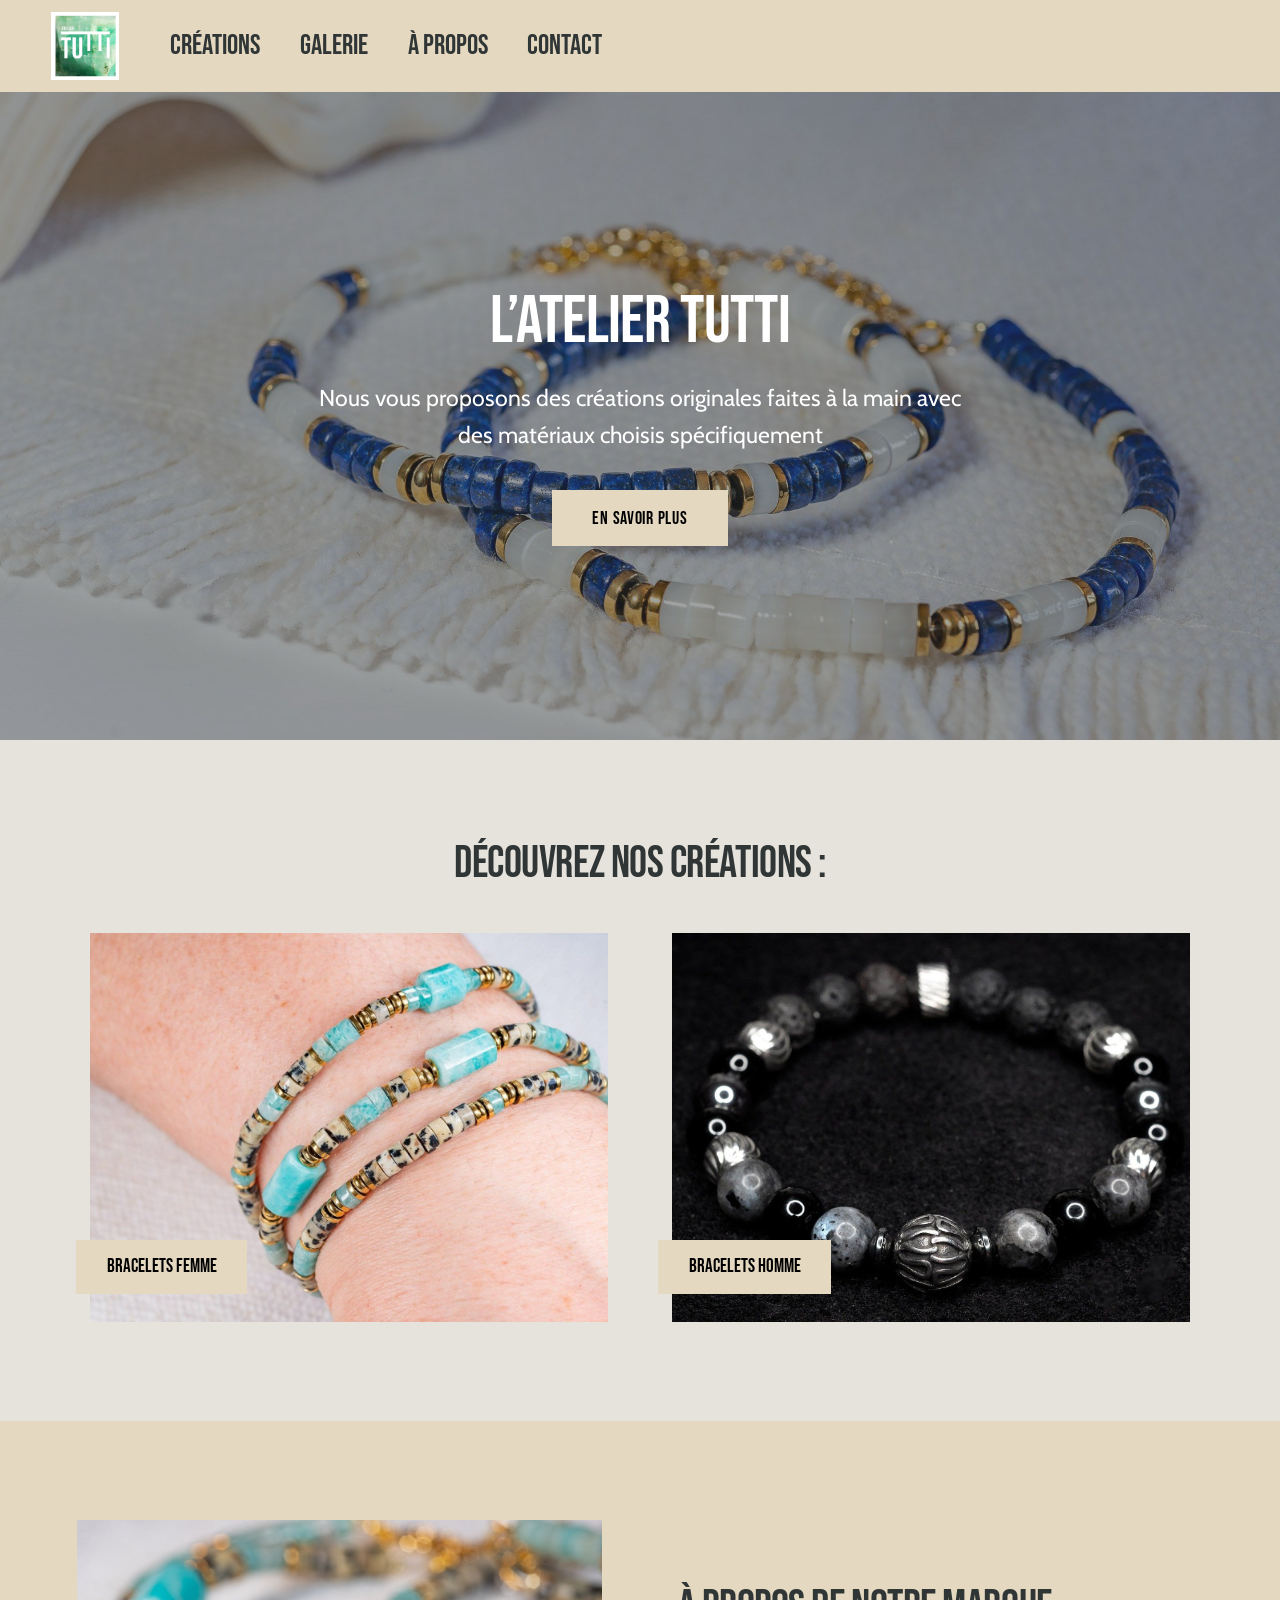
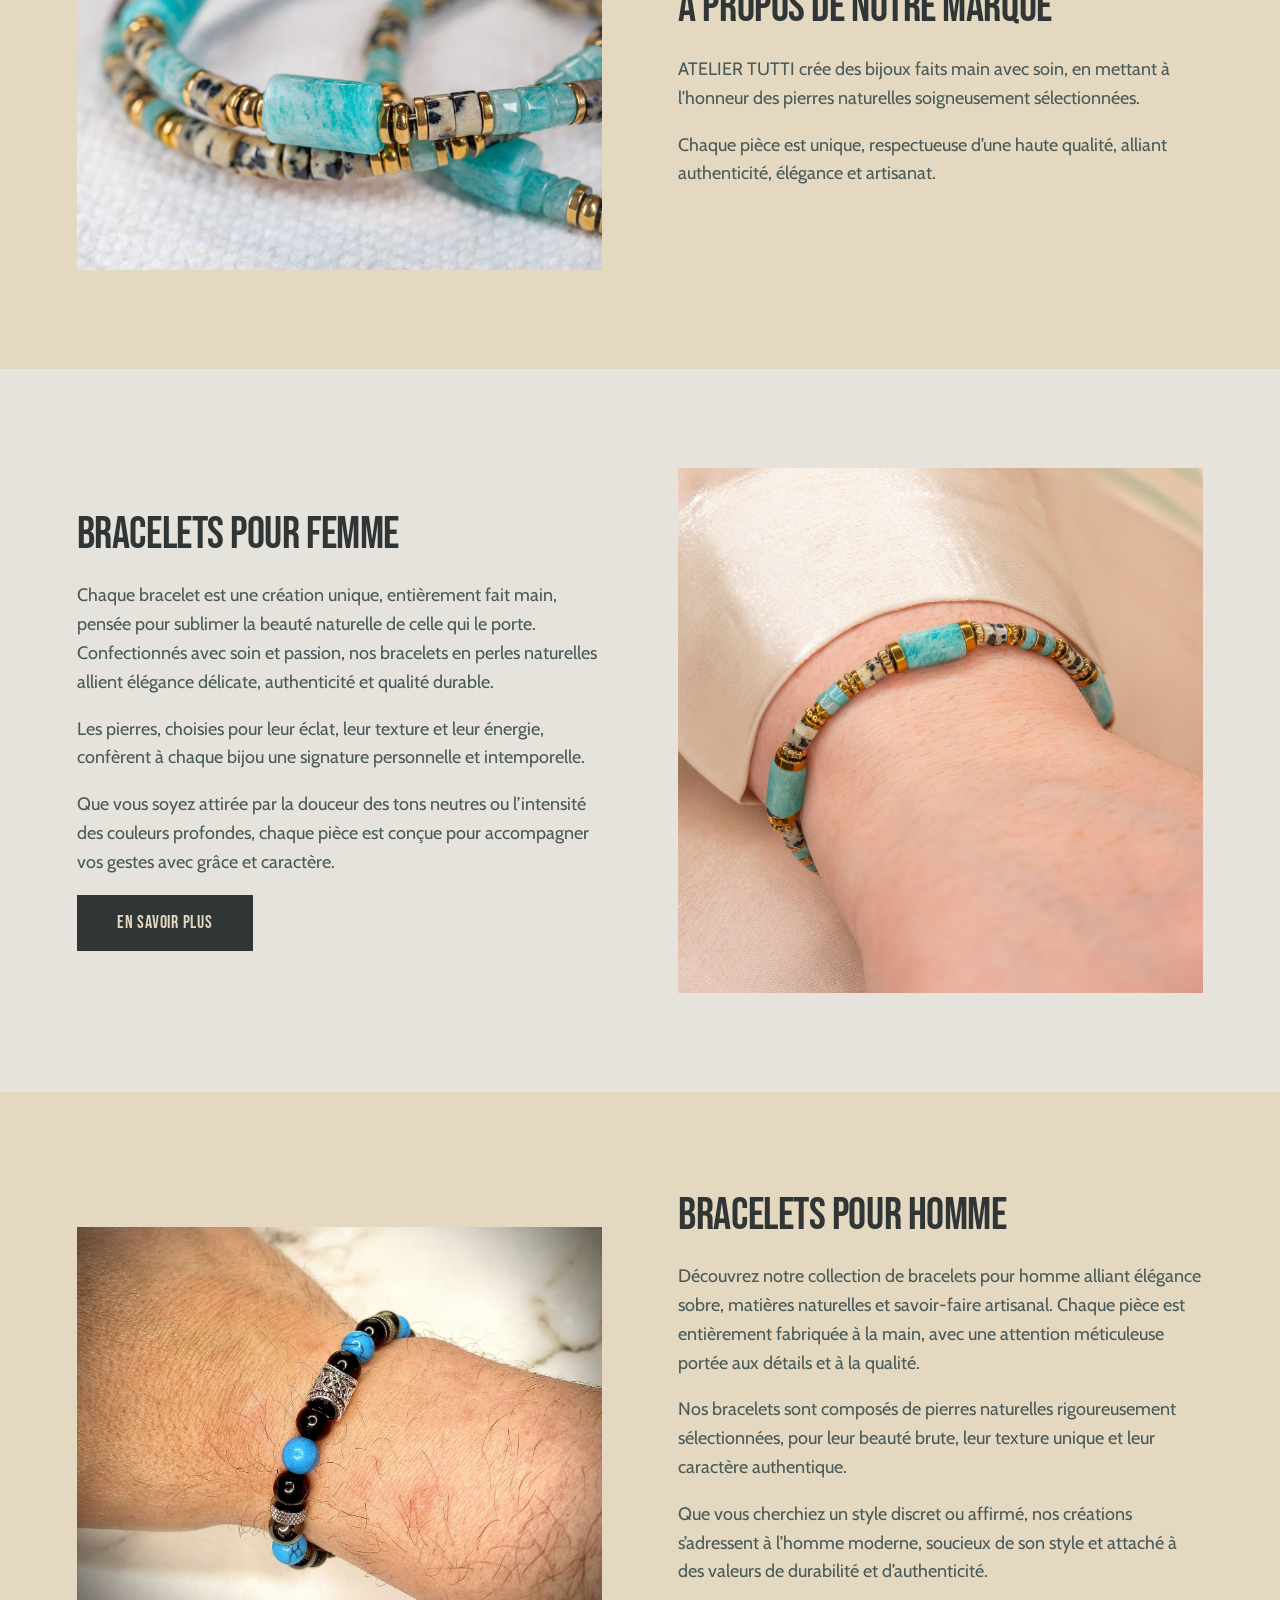
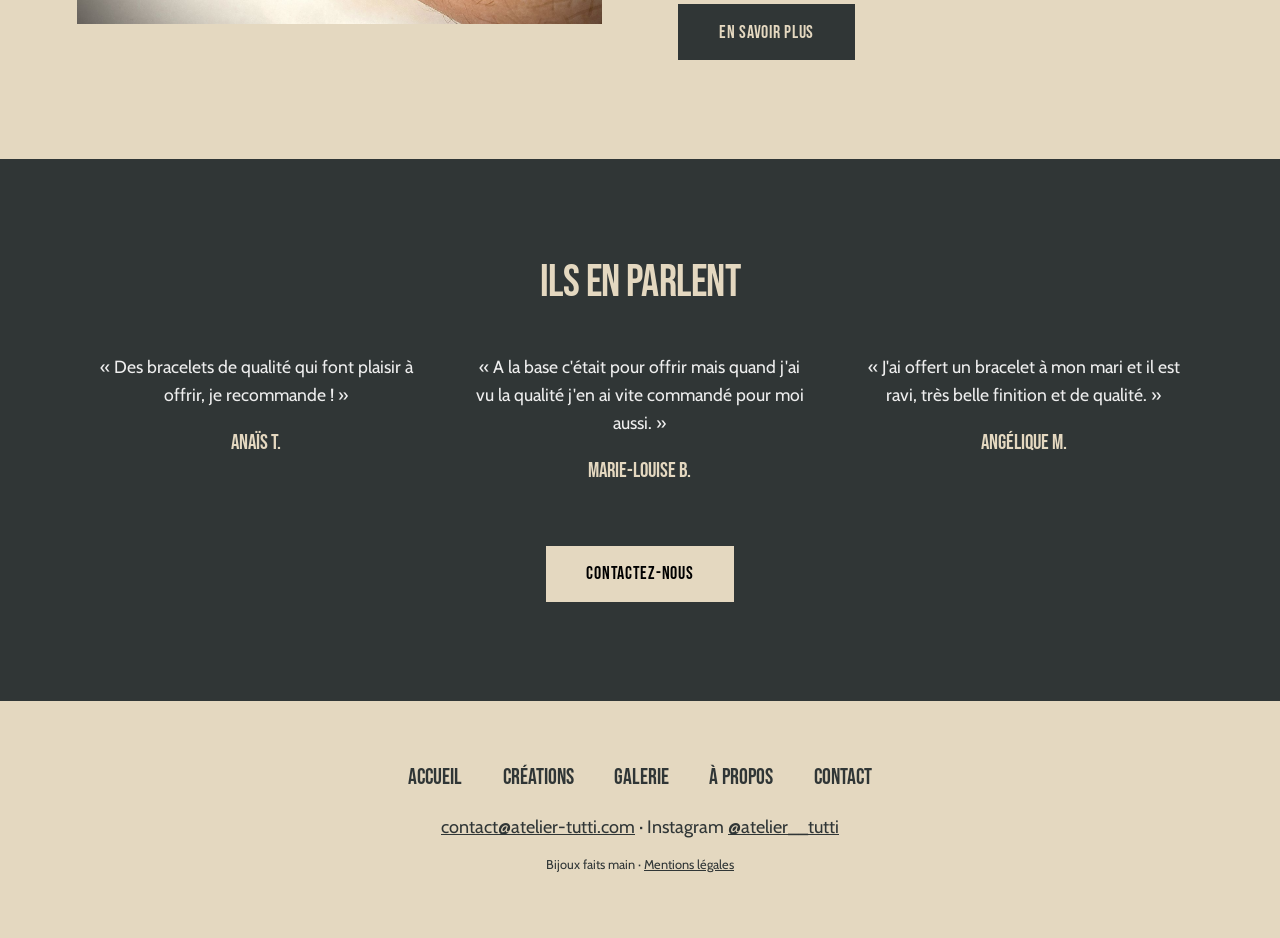
<file: index.html>
<!doctype html>
<html lang="fr"><head><meta charset="utf-8"><meta name="viewport" content="width=device-width,initial-scale=1">
<title>ATELIER TUTTI · Création de bijoux faits main</title><meta name="description" content="Atelier Tutti crée des bracelets faits main pour femmes et hommes, en pierres naturelles soigneusement sélectionnées.">
<link rel="canonical" href="https://www.atelier-tutti.com/">
<meta property="og:title" content="ATELIER TUTTI · Création de bijoux faits main"><meta property="og:description" content="Atelier Tutti crée des bracelets faits main pour femmes et hommes, en pierres naturelles soigneusement sélectionnées."><meta property="og:image" content="https://www.atelier-tutti.com/img/bracelets-lapis-nacre-2400.jpg">
<link rel="icon" href="img/logo-atelier-tutti-400.jpg"><link rel="stylesheet" href="style.css"></head>
<body><header><div class="barre">
<a class="logo" href="index.html" aria-label="Accueil, Atelier Tutti"><img src="img/logo-atelier-tutti-400.jpg" alt="Atelier Tutti" width="68" height="68"></a>
<nav aria-label="Navigation principale"><ul><li><a href="creations.html">Créations</a></li><li><a href="galerie.html">Galerie</a></li><li><a href="a-propos.html">À propos</a></li><li><a href="contact.html">Contact</a></li></ul></nav>
<button class="burger" aria-label="Menu" aria-expanded="false">☰</button></div></header>
<main>
<section class="heros"><img src="img/bracelets-lapis-nacre-2400.jpg" width="1920" height="1280" alt="Bracelets en lapis-lazuli et nacre"><div class="contenu"><h1>L’atelier TUTTI</h1>
<p>Nous vous proposons des créations originales faites à la main avec des matériaux choisis spécifiquement</p><a class="btn" href="a-propos.html">En savoir plus</a></div></section>
<section class="section s-clair centre"><h2>Découvrez nos créations :</h2><div class="cartes">
<a class="carte" href="creations.html#femme"><img loading=lazy src="img/bracelets-femme-1600.jpg" width="1452" height="968" alt="Bracelets femme en amazonite et jaspe dalmatien"><span>Bracelets femme</span></a>
<a class="carte" href="creations.html#homme"><img loading=lazy src="img/bracelet-homme-larvikite-1600.jpg" width="1469" height="1470" alt="Bracelet homme en larvikite et acier"><span>Bracelets homme</span></a></div></section>
<section class="section s-beige"><div class="duo"><div class="visuel"><img loading=lazy src="img/bracelets-amazonite-1600.jpg" width="1600" height="1067" alt="Bracelets en amazonite et perles dorées"></div>
<div><h2>À propos de notre marque</h2><p>ATELIER TUTTI crée des bijoux faits main avec soin, en mettant à l’honneur des pierres naturelles soigneusement sélectionnées.</p>
<p>Chaque pièce est unique, respectueuse d’une haute qualité, alliant authenticité, élégance et artisanat.</p></div></div></section>
<section class="section s-clair"><div class="duo inverse"><div class="visuel"><img loading=lazy src="img/bracelet-femme-poignet-1600.jpg" width="1600" height="1600" alt="Bracelet femme porté au poignet"></div>
<div><h2>Bracelets pour femme</h2><p>Chaque bracelet est une création unique, entièrement fait main, pensée pour sublimer la beauté naturelle de celle qui le porte. Confectionnés avec soin et passion, nos bracelets en perles naturelles allient élégance délicate, authenticité et qualité durable.</p>
<p>Les pierres, choisies pour leur éclat, leur texture et leur énergie, confèrent à chaque bijou une signature personnelle et intemporelle.</p>
<p>Que vous soyez attirée par la douceur des tons neutres ou l’intensité des couleurs profondes, chaque pièce est conçue pour accompagner vos gestes avec grâce et caractère.</p>
<a class="btn sombre" href="creations.html#femme">En savoir plus</a></div></div></section>
<section class="section s-beige"><div class="duo"><div class="visuel"><img loading=lazy src="img/bracelet-homme-poignet-1600.jpg" width="1600" height="1211" alt="Bracelet homme porté au poignet"></div>
<div><h2>Bracelets pour homme</h2><p>Découvrez notre collection de bracelets pour homme alliant élégance sobre, matières naturelles et savoir-faire artisanal. Chaque pièce est entièrement fabriquée à la main, avec une attention méticuleuse portée aux détails et à la qualité.</p>
<p>Nos bracelets sont composés de pierres naturelles rigoureusement sélectionnées, pour leur beauté brute, leur texture unique et leur caractère authentique.</p>
<p>Que vous cherchiez un style discret ou affirmé, nos créations s’adressent à l’homme moderne, soucieux de son style et attaché à des valeurs de durabilité et d’authenticité.</p>
<a class="btn sombre" href="creations.html#homme">En savoir plus</a></div></div></section>
<section class="section s-sombre centre"><h2>Ils en parlent</h2><div class="temoins"><blockquote>« Des bracelets de qualité qui font plaisir à offrir, je recommande ! »<cite>Anaïs T.</cite></blockquote><blockquote>« A la base c&#x27;était pour offrir mais quand j&#x27;ai vu la qualité j&#x27;en ai vite commandé pour moi aussi. »<cite>Marie-Louise B.</cite></blockquote><blockquote>« J&#x27;ai offert un bracelet à mon mari et il est ravi, très belle finition et de qualité. »<cite>Angélique M.</cite></blockquote></div>
<p style="margin-top:7vh"><a class="btn" href="contact.html">Contactez-nous</a></p></section></main>
<footer><nav><a href="index.html">Accueil</a><a href="creations.html">Créations</a><a href="galerie.html">Galerie</a><a href="a-propos.html">À propos</a><a href="contact.html">Contact</a></nav>
<div><a href="mailto:contact@atelier-tutti.com">contact@atelier-tutti.com</a> · Instagram <a href="https://www.instagram.com/atelier__tutti" rel="noopener">@atelier__tutti</a></div>
<div class="petit">Bijoux faits main · <a href="mentions-legales.html">Mentions légales</a></div></footer>
<script>document.querySelector('.burger').onclick=function(){var n=document.querySelector('header nav');var o=n.classList.toggle('ouvert');this.setAttribute('aria-expanded',o);};</script></body></html>
</file>
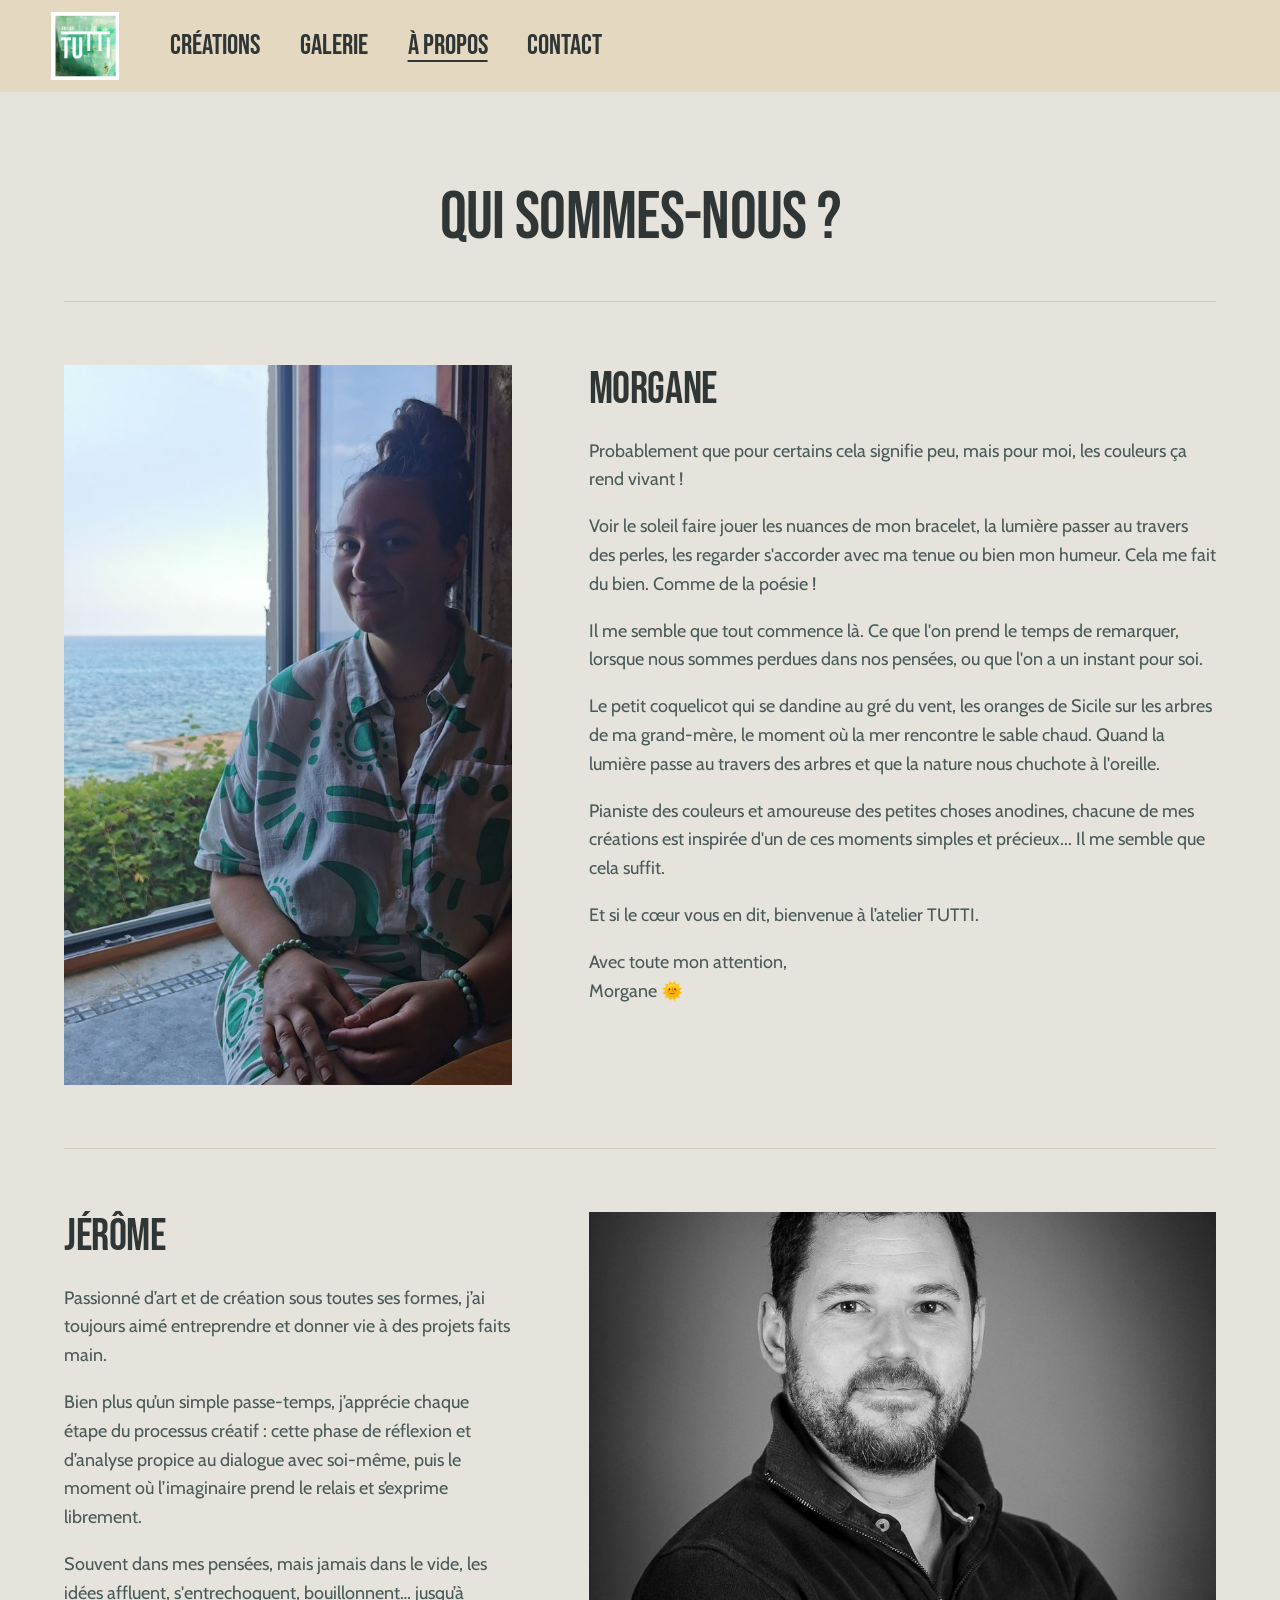
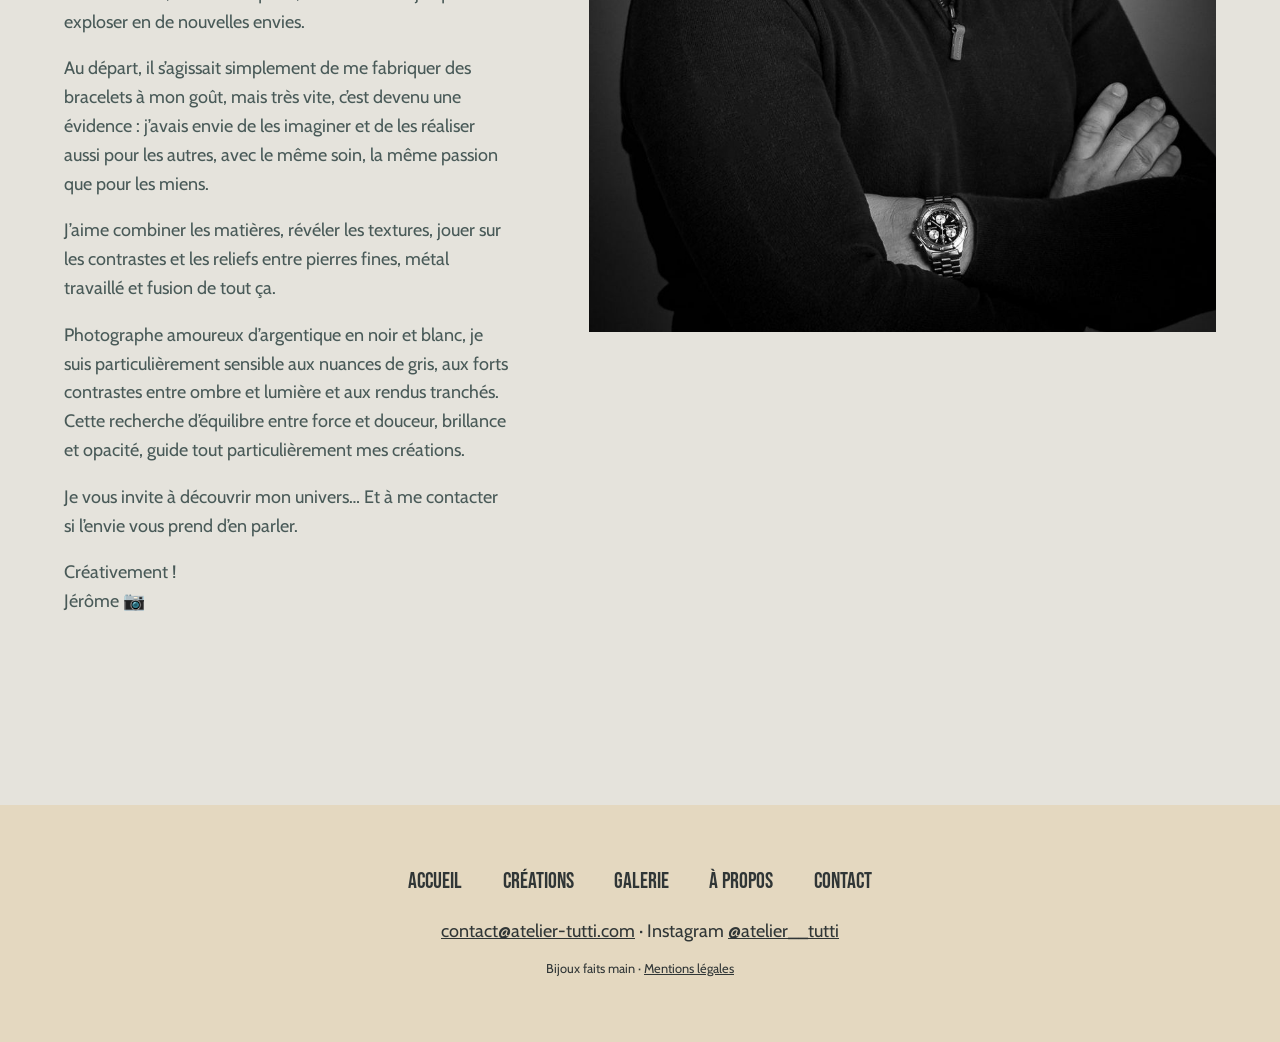
<file: a-propos.html>
<!doctype html>
<html lang="fr"><head><meta charset="utf-8"><meta name="viewport" content="width=device-width,initial-scale=1">
<title>À propos · ATELIER TUTTI</title><meta name="description" content="Qui sommes-nous ? Morgane et Jérôme, les créateurs d&#x27;Atelier Tutti.">
<link rel="canonical" href="https://www.atelier-tutti.com/a-propos.html">
<meta property="og:title" content="À propos · ATELIER TUTTI"><meta property="og:description" content="Qui sommes-nous ? Morgane et Jérôme, les créateurs d&#x27;Atelier Tutti."><meta property="og:image" content="https://www.atelier-tutti.com/img/bracelets-lapis-nacre-2400.jpg">
<link rel="icon" href="img/logo-atelier-tutti-400.jpg"><link rel="stylesheet" href="style.css"></head>
<body><header><div class="barre">
<a class="logo" href="index.html" aria-label="Accueil, Atelier Tutti"><img src="img/logo-atelier-tutti-400.jpg" alt="Atelier Tutti" width="68" height="68"></a>
<nav aria-label="Navigation principale"><ul><li><a href="creations.html">Créations</a></li><li><a href="galerie.html">Galerie</a></li><li><a href="a-propos.html" aria-current=page>À propos</a></li><li><a href="contact.html">Contact</a></li></ul></nav>
<button class="burger" aria-label="Menu" aria-expanded="false">☰</button></div></header>
<main>
<div class="page"><div class="intro"><h1>Qui sommes-nous ?</h1></div>
<section class="portrait"><div class="visuel"><img src="img/morgane-1400.jpg" width="645" height="1400" alt="Morgane, créatrice d&#x27;Atelier Tutti"></div><div><h2>Morgane</h2>
<p>Probablement que pour certains cela signifie peu, mais pour moi, les couleurs ça rend vivant !</p>
<p>Voir le soleil faire jouer les nuances de mon bracelet, la lumière passer au travers des perles, les regarder s'accorder avec ma tenue ou bien mon humeur. Cela me fait du bien. Comme de la poésie !</p>
<p>Il me semble que tout commence là. Ce que l'on prend le temps de remarquer, lorsque nous sommes perdues dans nos pensées, ou que l'on a un instant pour soi.</p>
<p>Le petit coquelicot qui se dandine au gré du vent, les oranges de Sicile sur les arbres de ma grand-mère, le moment où la mer rencontre le sable chaud. Quand la lumière passe au travers des arbres et que la nature nous chuchote à l'oreille.</p>
<p>Pianiste des couleurs et amoureuse des petites choses anodines, chacune de mes créations est inspirée d'un de ces moments simples et précieux... Il me semble que cela suffit.</p>
<p>Et si le cœur vous en dit, bienvenue à l’atelier TUTTI.</p><p>Avec toute mon attention,<br>Morgane 🌞</p></div></section>
<section class="portrait"><div class="visuel"><img loading=lazy src="img/jerome-1400.jpg" width="933" height="1400" alt="Jérôme, créateur d&#x27;Atelier Tutti"></div><div><h2>Jérôme</h2>
<p>Passionné d’art et de création sous toutes ses formes, j’ai toujours aimé entreprendre et donner vie à des projets faits main.</p>
<p>Bien plus qu’un simple passe-temps, j’apprécie chaque étape du processus créatif : cette phase de réflexion et d’analyse propice au dialogue avec soi-même, puis le moment où l’imaginaire prend le relais et s’exprime librement.</p>
<p>Souvent dans mes pensées, mais jamais dans le vide, les idées affluent, s'entrechoquent, bouillonnent… jusqu’à exploser en de nouvelles envies.</p>
<p>Au départ, il s’agissait simplement de me fabriquer des bracelets à mon goût, mais très vite, c’est devenu une évidence : j’avais envie de les imaginer et de les réaliser aussi pour les autres, avec le même soin, la même passion que pour les miens.</p>
<p>J’aime combiner les matières, révéler les textures, jouer sur les contrastes et les reliefs entre pierres fines, métal travaillé et fusion de tout ça.</p>
<p>Photographe amoureux d’argentique en noir et blanc, je suis particulièrement sensible aux nuances de gris, aux forts contrastes entre ombre et lumière et aux rendus tranchés. Cette recherche d’équilibre entre force et douceur, brillance et opacité, guide tout particulièrement mes créations.</p>
<p>Je vous invite à découvrir mon univers… Et à me contacter si l’envie vous prend d’en parler.</p><p>Créativement !<br>Jérôme 📷</p></div></section></div></main>
<footer><nav><a href="index.html">Accueil</a><a href="creations.html">Créations</a><a href="galerie.html">Galerie</a><a href="a-propos.html">À propos</a><a href="contact.html">Contact</a></nav>
<div><a href="mailto:contact@atelier-tutti.com">contact@atelier-tutti.com</a> · Instagram <a href="https://www.instagram.com/atelier__tutti" rel="noopener">@atelier__tutti</a></div>
<div class="petit">Bijoux faits main · <a href="mentions-legales.html">Mentions légales</a></div></footer>
<script>document.querySelector('.burger').onclick=function(){var n=document.querySelector('header nav');var o=n.classList.toggle('ouvert');this.setAttribute('aria-expanded',o);};</script></body></html>
</file>
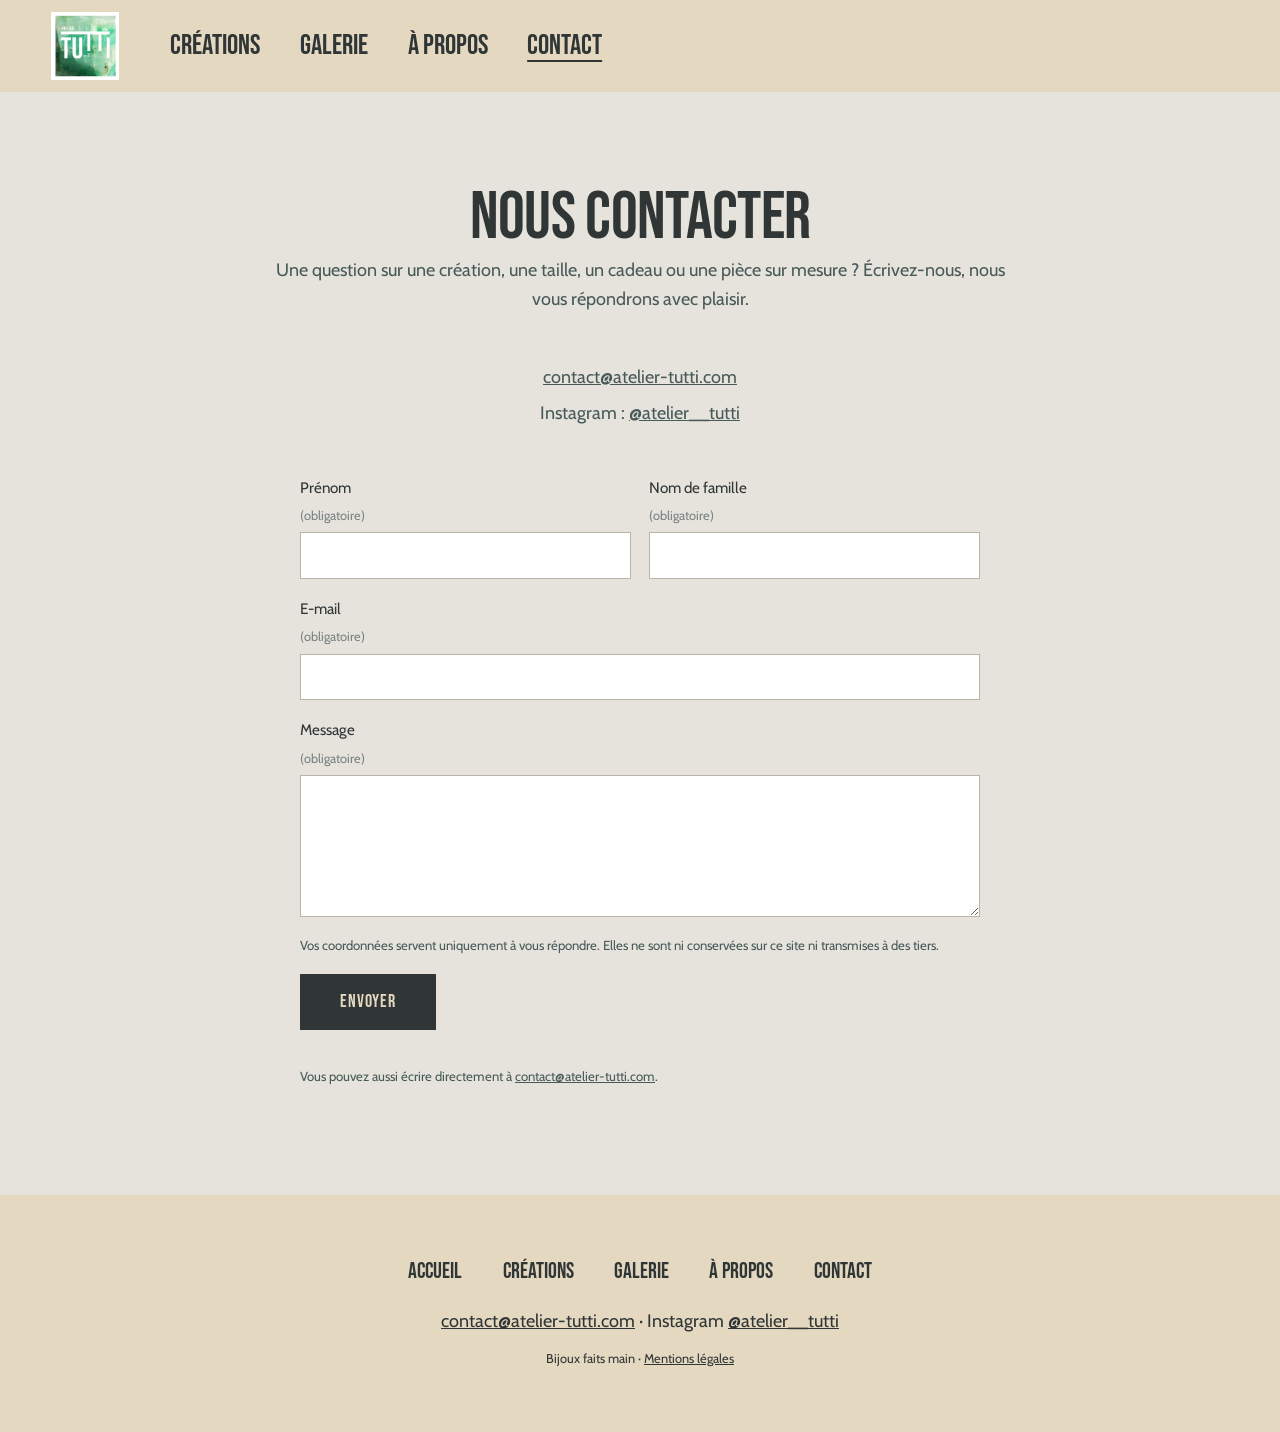
<file: contact.html>
<!doctype html>
<html lang="fr"><head><meta charset="utf-8"><meta name="viewport" content="width=device-width,initial-scale=1">
<title>Contact · ATELIER TUTTI</title><meta name="description" content="Contactez Atelier Tutti pour une création, une taille ou une question.">
<link rel="canonical" href="https://www.atelier-tutti.com/contact.html">
<meta property="og:title" content="Contact · ATELIER TUTTI"><meta property="og:description" content="Contactez Atelier Tutti pour une création, une taille ou une question."><meta property="og:image" content="https://www.atelier-tutti.com/img/bracelets-lapis-nacre-2400.jpg">
<link rel="icon" href="img/logo-atelier-tutti-400.jpg"><link rel="stylesheet" href="style.css"></head>
<body><header><div class="barre">
<a class="logo" href="index.html" aria-label="Accueil, Atelier Tutti"><img src="img/logo-atelier-tutti-400.jpg" alt="Atelier Tutti" width="68" height="68"></a>
<nav aria-label="Navigation principale"><ul><li><a href="creations.html">Créations</a></li><li><a href="galerie.html">Galerie</a></li><li><a href="a-propos.html">À propos</a></li><li><a href="contact.html" aria-current=page>Contact</a></li></ul></nav>
<button class="burger" aria-label="Menu" aria-expanded="false">☰</button></div></header>
<main>
<div class="page"><div class="intro"><h1>Nous contacter</h1><p>Une question sur une création, une taille, un cadeau ou une pièce sur mesure ? Écrivez-nous, nous vous répondrons avec plaisir.</p></div>
<div class="coord"><a href="mailto:contact@atelier-tutti.com">contact@atelier-tutti.com</a><br>Instagram : <a href="https://www.instagram.com/atelier__tutti" rel="noopener">@atelier__tutti</a></div><form class="formulaire " action="contact.php" method="post">
  <div class="ligne"><label>Prénom <span>(obligatoire)</span><input name="prenom" required autocomplete="given-name"></label>
  <label>Nom de famille <span>(obligatoire)</span><input name="nom" required autocomplete="family-name"></label></div>
  <label>E-mail <span>(obligatoire)</span><input type="email" name="email" required autocomplete="email"></label>
  <label>Message <span>(obligatoire)</span><textarea name="message" rows="6" required maxlength="5000"></textarea></label>
  <label class="piege" aria-hidden="true">Ne pas remplir<input name="site_web" tabindex="-1" autocomplete="off"></label>
  <input type="hidden" name="t" value="0">
  <p class="rgpd">Vos coordonnées servent uniquement à vous répondre. Elles ne sont ni conservées sur ce site ni transmises à des tiers.</p>
  <button type="submit" class="btn">Envoyer</button>
  <p class="etat" role="status"></p>
  <p class="secours">Vous pouvez aussi écrire directement à <a href="mailto:contact@atelier-tutti.com">contact@atelier-tutti.com</a>.</p>
</form>
<script>
(function(){var f=document.querySelector('.formulaire');f.t.value=Math.floor(Date.now()/1000);
var q=location.search,e=f.querySelector('.etat');
if(q.indexOf('envoye=1')>-1){e.textContent='Merci, votre message a bien été envoyé. Nous vous répondrons rapidement.';e.className='etat ok';}
if(q.indexOf('erreur=1')>-1){e.textContent="Le message n'a pas pu être envoyé. Vérifiez les champs, ou écrivez directement à l'adresse ci-dessous.";e.className='etat ko';}})();
</script></div></main>
<footer><nav><a href="index.html">Accueil</a><a href="creations.html">Créations</a><a href="galerie.html">Galerie</a><a href="a-propos.html">À propos</a><a href="contact.html">Contact</a></nav>
<div><a href="mailto:contact@atelier-tutti.com">contact@atelier-tutti.com</a> · Instagram <a href="https://www.instagram.com/atelier__tutti" rel="noopener">@atelier__tutti</a></div>
<div class="petit">Bijoux faits main · <a href="mentions-legales.html">Mentions légales</a></div></footer>
<script>document.querySelector('.burger').onclick=function(){var n=document.querySelector('header nav');var o=n.classList.toggle('ouvert');this.setAttribute('aria-expanded',o);};</script></body></html>
</file>
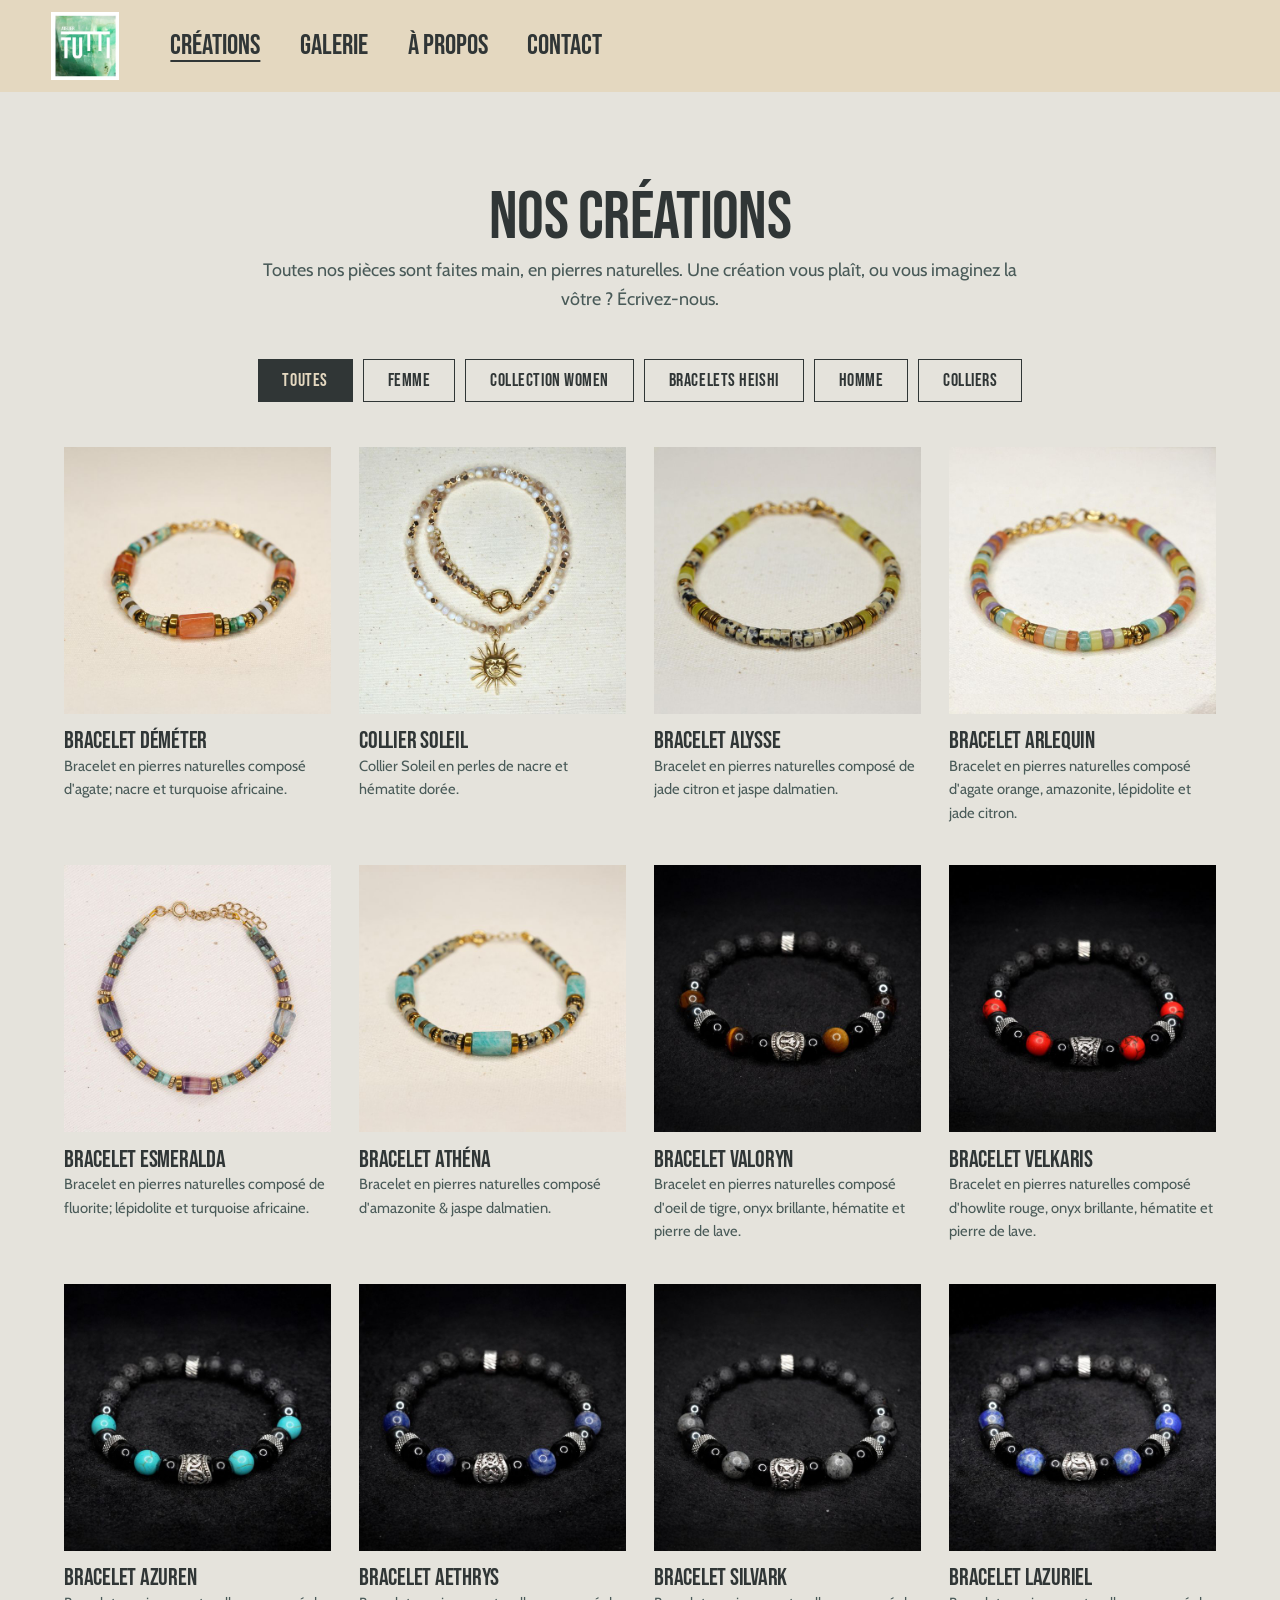
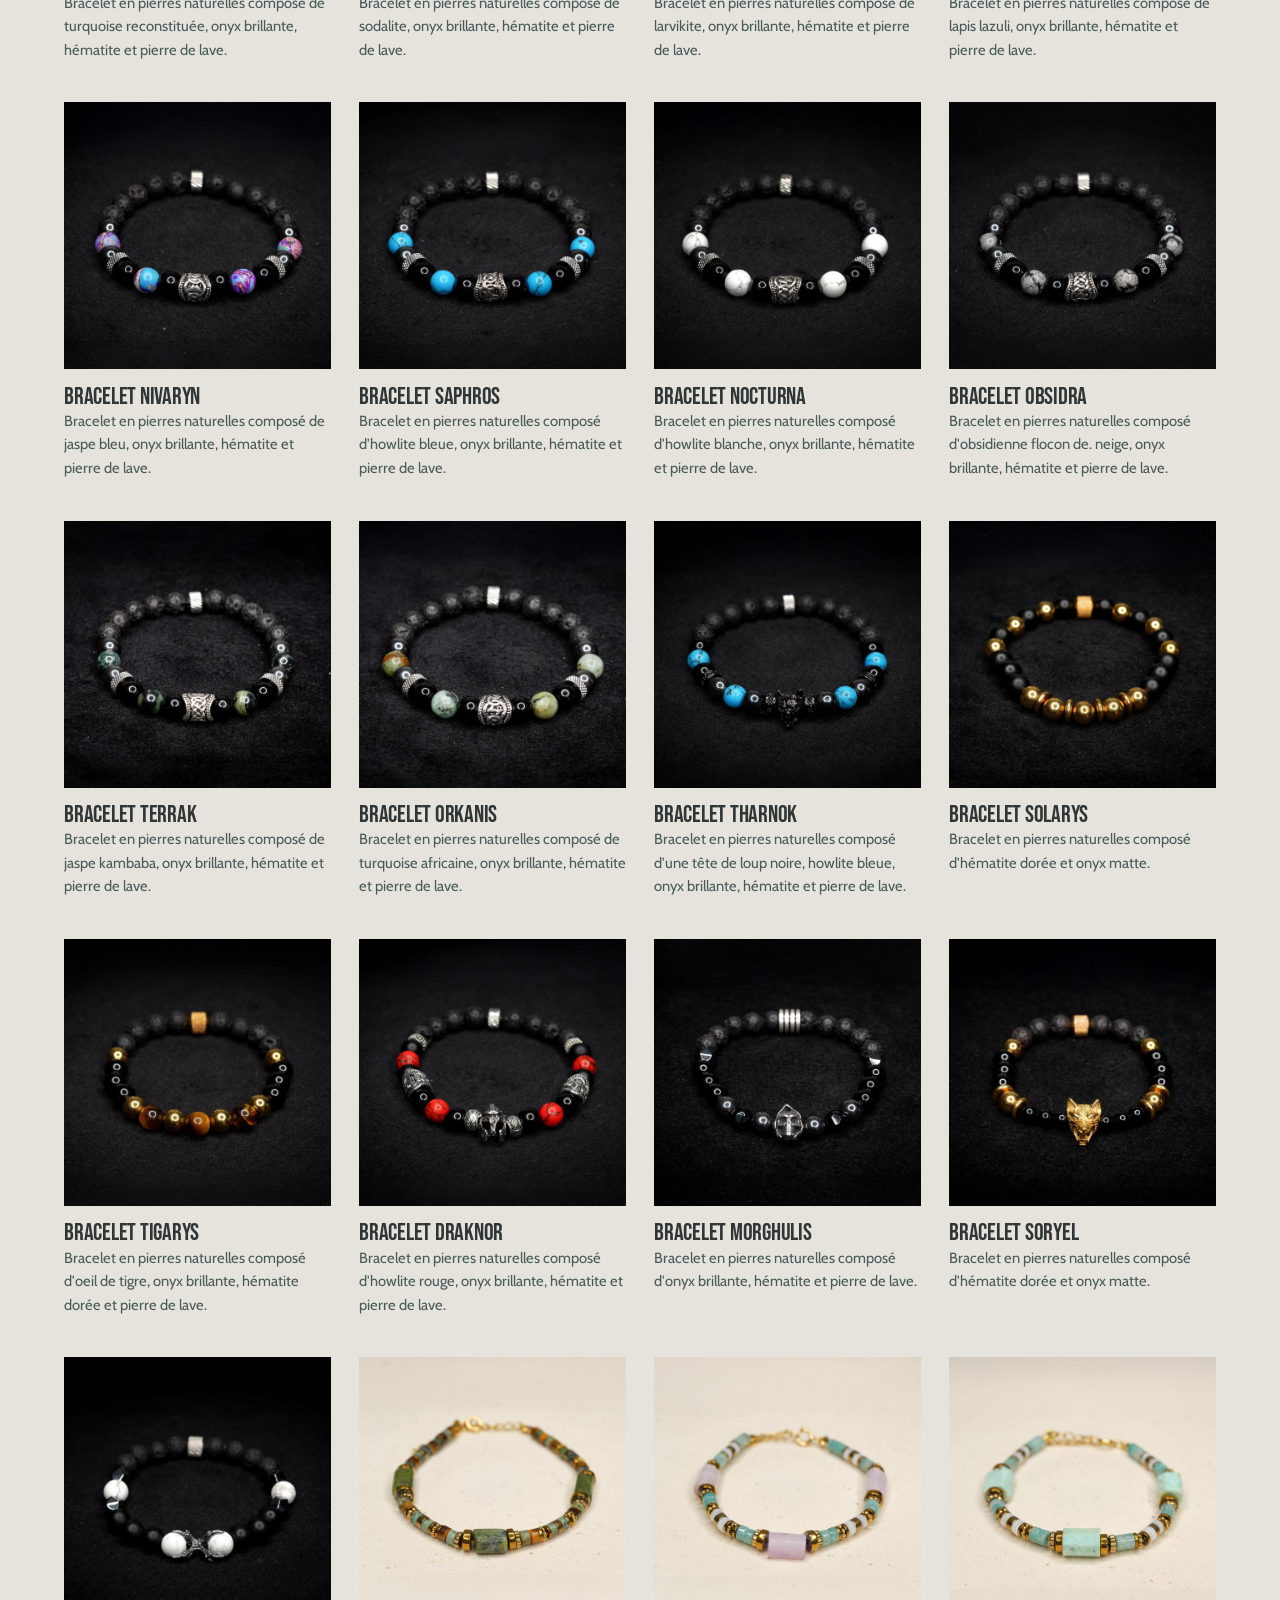
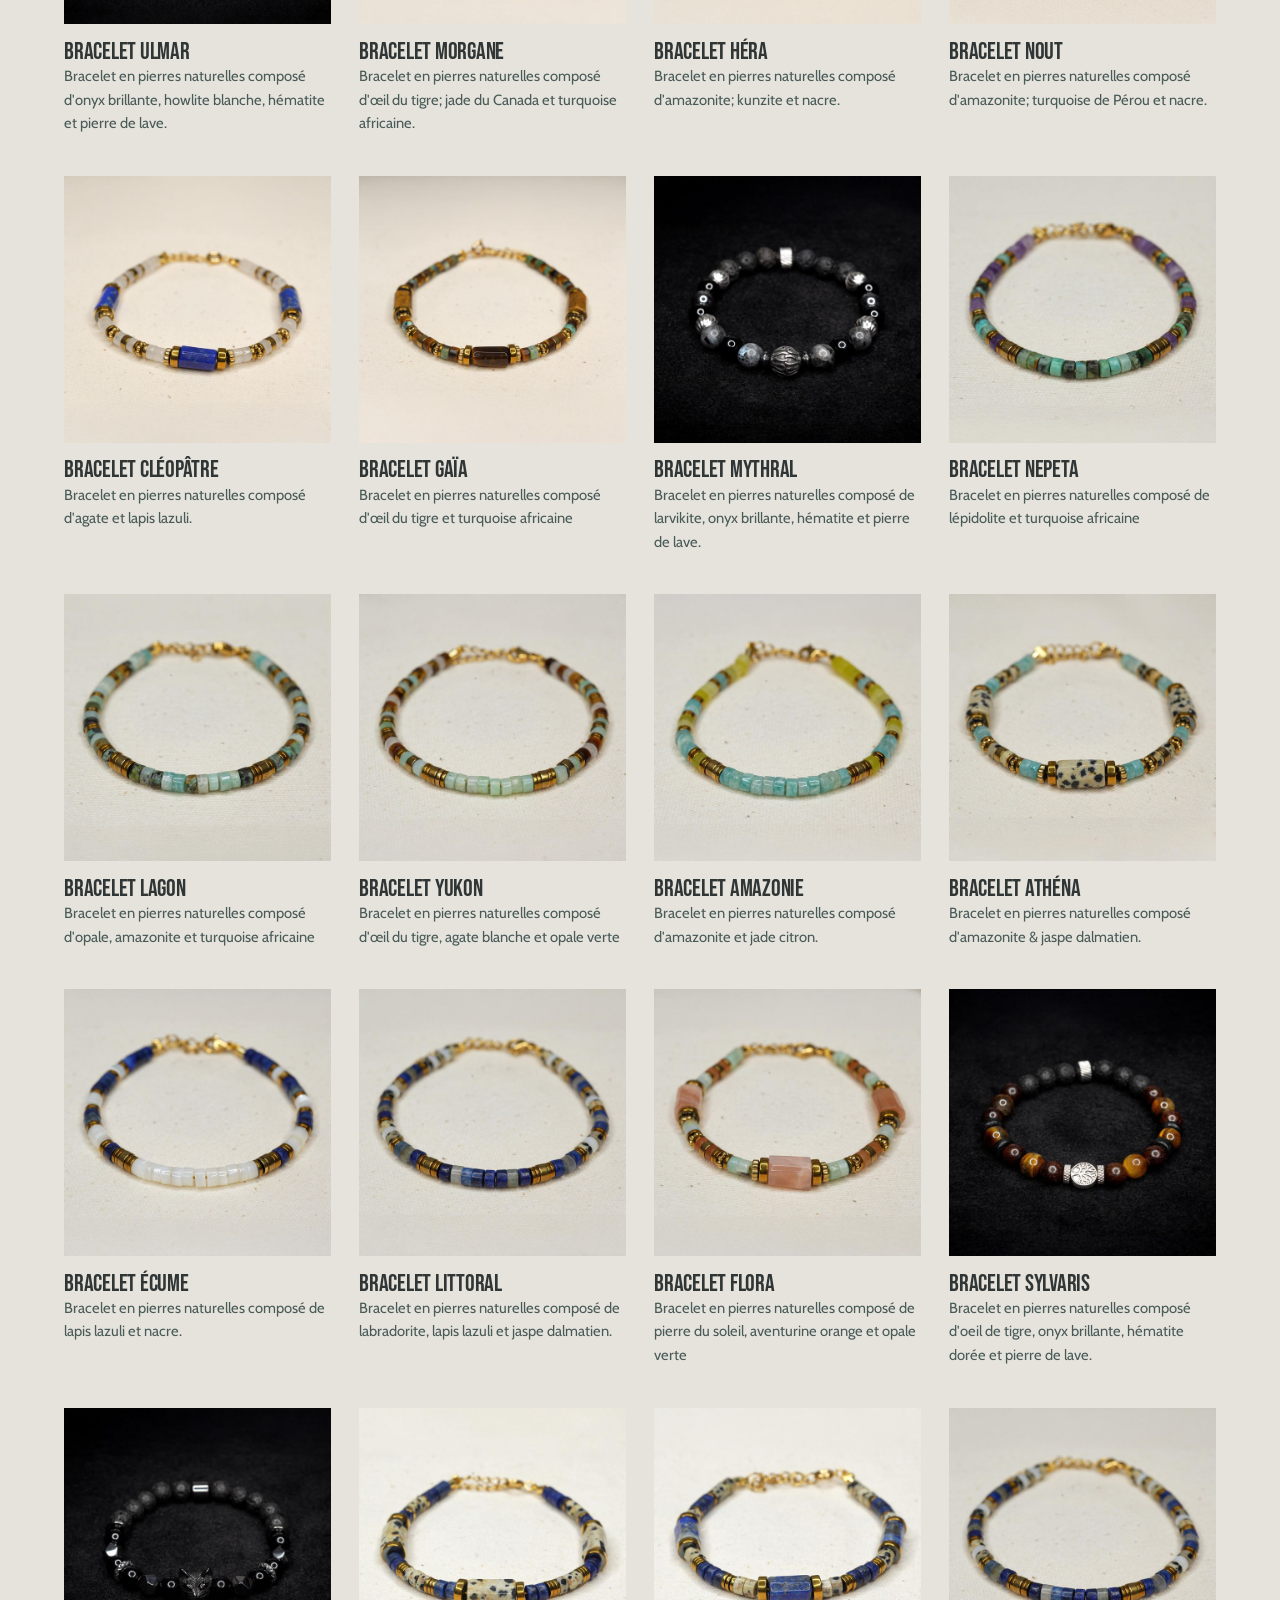
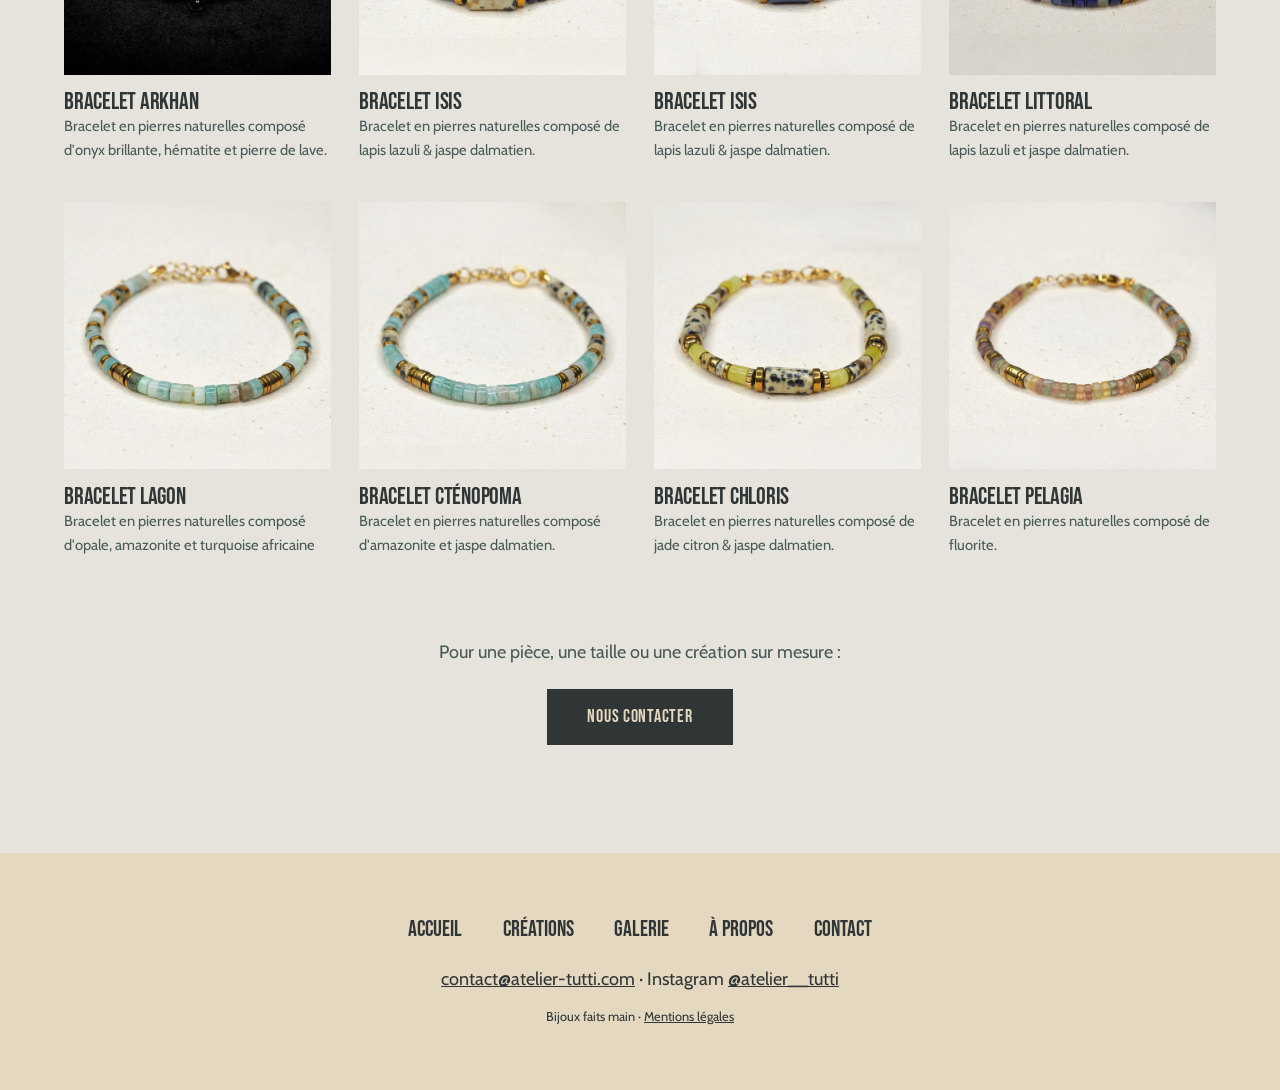
<file: creations.html>
<!doctype html>
<html lang="fr"><head><meta charset="utf-8"><meta name="viewport" content="width=device-width,initial-scale=1">
<title>Nos créations · ATELIER TUTTI</title><meta name="description" content="Bracelets faits main en pierres naturelles pour femmes et hommes : collections Women, Heishi et homme.">
<link rel="canonical" href="https://www.atelier-tutti.com/creations.html">
<meta property="og:title" content="Nos créations · ATELIER TUTTI"><meta property="og:description" content="Bracelets faits main en pierres naturelles pour femmes et hommes : collections Women, Heishi et homme."><meta property="og:image" content="https://www.atelier-tutti.com/img/bracelets-lapis-nacre-2400.jpg">
<link rel="icon" href="img/logo-atelier-tutti-400.jpg"><link rel="stylesheet" href="style.css"></head>
<body><header><div class="barre">
<a class="logo" href="index.html" aria-label="Accueil, Atelier Tutti"><img src="img/logo-atelier-tutti-400.jpg" alt="Atelier Tutti" width="68" height="68"></a>
<nav aria-label="Navigation principale"><ul><li><a href="creations.html" aria-current=page>Créations</a></li><li><a href="galerie.html">Galerie</a></li><li><a href="a-propos.html">À propos</a></li><li><a href="contact.html">Contact</a></li></ul></nav>
<button class="burger" aria-label="Menu" aria-expanded="false">☰</button></div></header>
<main>
<div class="page"><div class="intro"><h1>Nos créations</h1><p>Toutes nos pièces sont faites main, en pierres naturelles. Une création vous plaît, ou vous imaginez la vôtre ? Écrivez-nous.</p></div>
<div class="filtres" role="group" aria-label="Filtrer les créations"><button data-cat="tous" aria-pressed="true">Toutes</button><button data-cat="femme" aria-pressed="false">Femme</button><button data-cat="women" aria-pressed="false">Collection Women</button><button data-cat="heishi" aria-pressed="false">Bracelets Heishi</button><button data-cat="homme" aria-pressed="false">Homme</button><button data-cat="autres" aria-pressed="false">Colliers</button></div>
<div class="grille"><article class="piece" data-cat="femme women"><a class="zoom" href="img/creation-bracelet-dmter-1600.jpg" data-titre="Bracelet Déméter" data-legende="&lt;b&gt;Bracelet Déméter&lt;/b&gt;Bracelet en pierres naturelles composé d&amp;#x27;agate; nacre et turquoise africaine.&lt;br&gt;Perles séparatrices en hématites et montage en acier inoxydable.&lt;br&gt;Extension de chaîne de 4,5cm."><img loading=lazy src="img/creation-bracelet-dmter-640.jpg" width="640" height="640" alt="Bracelet Déméter"></a><h3>Bracelet Déméter</h3><p>Bracelet en pierres naturelles composé d&#x27;agate; nacre et turquoise africaine.</p></article><article class="piece" data-cat="autres"><a class="zoom" href="img/creation-collier-soleil-1600.jpg" data-titre="Collier Soleil" data-legende="&lt;b&gt;Collier Soleil&lt;/b&gt;Collier Soleil en perles de nacre et hématite dorée.&lt;br&gt;Longueur 47cm&lt;br&gt;Soleil en acier inoxydable"><img loading=lazy src="img/creation-collier-soleil-640.jpg" width="640" height="640" alt="Collier Soleil"></a><h3>Collier Soleil</h3><p>Collier Soleil en perles de nacre et hématite dorée.</p></article><article class="piece" data-cat="femme heishi"><a class="zoom" href="img/creation-bracelet-alysse-1600.jpg" data-titre="Bracelet Alysse" data-legende="&lt;b&gt;Bracelet Alysse&lt;/b&gt;Bracelet en pierres naturelles composé de jade citron et jaspe dalmatien.&lt;br&gt;Perles séparatrices en hématites et montage en acier inoxydable.&lt;br&gt;Longueur 16cm + extension de chaîne 4cm"><img loading=lazy src="img/creation-bracelet-alysse-640.jpg" width="640" height="640" alt="Bracelet Alysse"></a><h3>Bracelet Alysse</h3><p>Bracelet en pierres naturelles composé de jade citron et jaspe dalmatien.</p></article><article class="piece" data-cat="femme heishi"><a class="zoom" href="img/creation-bracelet-arlequin-1600.jpg" data-titre="Bracelet Arlequin" data-legende="&lt;b&gt;Bracelet Arlequin&lt;/b&gt;Bracelet en pierres naturelles composé d&amp;#x27;agate orange, amazonite, lépidolite et jade citron.&lt;br&gt;Perles séparatrices en hématites et montage en acier inoxydable.&lt;br&gt;Longueur 15cm + extension de chaîne 4cm"><img loading=lazy src="img/creation-bracelet-arlequin-640.jpg" width="640" height="640" alt="Bracelet Arlequin"></a><h3>Bracelet Arlequin</h3><p>Bracelet en pierres naturelles composé d&#x27;agate orange, amazonite, lépidolite et jade citron.</p></article><article class="piece" data-cat="femme women"><a class="zoom" href="img/creation-bracelet-esmeralda-1600.jpg" data-titre="Bracelet Esmeralda" data-legende="&lt;b&gt;Bracelet Esmeralda&lt;/b&gt;Bracelet en pierres naturelles composé de fluorite; lépidolite et turquoise africaine.&lt;br&gt;Perles séparatrices en hématites et montage en acier inoxydable.&lt;br&gt;longueur 18cm + extension de chaîne de 4cm."><img loading=lazy src="img/creation-bracelet-esmeralda-640.jpg" width="640" height="640" alt="Bracelet Esmeralda"></a><h3>Bracelet Esmeralda</h3><p>Bracelet en pierres naturelles composé de fluorite; lépidolite et turquoise africaine.</p></article><article class="piece" data-cat="femme women"><a class="zoom" href="img/creation-bracelet-athna-1-1600.jpg" data-titre="Bracelet Athéna" data-legende="&lt;b&gt;Bracelet Athéna&lt;/b&gt;Bracelet en pierres naturelles composé d&amp;#x27;amazonite &amp;amp; jaspe dalmatien.&lt;br&gt;Perles séparatrices en hématites et montage en acier inoxydable.&lt;br&gt;Longueur 18cm + extension de chaine 4 cm"><img loading=lazy src="img/creation-bracelet-athna-1-640.jpg" width="640" height="640" alt="Bracelet Athéna"></a><h3>Bracelet Athéna</h3><p>Bracelet en pierres naturelles composé d&#x27;amazonite &amp; jaspe dalmatien.</p></article><article class="piece" data-cat="homme"><a class="zoom" href="img/creation-bracelet-valoryn-1600.jpg" data-titre="Bracelet Valoryn" data-legende="&lt;b&gt;Bracelet Valoryn&lt;/b&gt;Bracelet en pierres naturelles composé d&amp;#x27;oeil de tigre, onyx brillante, hématite et pierre de lave.&lt;br&gt;Perles séparatrices en acier inoxydable."><img loading=lazy src="img/creation-bracelet-valoryn-640.jpg" width="640" height="640" alt="Bracelet Valoryn"></a><h3>Bracelet Valoryn</h3><p>Bracelet en pierres naturelles composé d&#x27;oeil de tigre, onyx brillante, hématite et pierre de lave.</p></article><article class="piece" data-cat="homme"><a class="zoom" href="img/creation-bracelet-velkaris-1600.jpg" data-titre="Bracelet Velkaris" data-legende="&lt;b&gt;Bracelet Velkaris&lt;/b&gt;Bracelet en pierres naturelles composé d&amp;#x27;howlite rouge, onyx brillante, hématite et pierre de lave.&lt;br&gt;Perles séparatrices en acier inoxydable."><img loading=lazy src="img/creation-bracelet-velkaris-640.jpg" width="640" height="640" alt="Bracelet Velkaris"></a><h3>Bracelet Velkaris</h3><p>Bracelet en pierres naturelles composé d&#x27;howlite rouge, onyx brillante, hématite et pierre de lave.</p></article><article class="piece" data-cat="homme"><a class="zoom" href="img/creation-bracelet-azuren-1600.jpg" data-titre="Bracelet Azuren" data-legende="&lt;b&gt;Bracelet Azuren&lt;/b&gt;Bracelet en pierres naturelles composé de turquoise reconstituée, onyx brillante, hématite et pierre de lave.&lt;br&gt;Perles séparatrices en acier inoxydable."><img loading=lazy src="img/creation-bracelet-azuren-640.jpg" width="640" height="640" alt="Bracelet Azuren"></a><h3>Bracelet Azuren</h3><p>Bracelet en pierres naturelles composé de turquoise reconstituée, onyx brillante, hématite et pierre de lave.</p></article><article class="piece" data-cat="homme"><a class="zoom" href="img/creation-bracelet-aethrys-1600.jpg" data-titre="Bracelet Aethrys" data-legende="&lt;b&gt;Bracelet Aethrys&lt;/b&gt;Bracelet en pierres naturelles composé de sodalite, onyx brillante, hématite et pierre de lave.&lt;br&gt;Perles séparatrices en acier inoxydable."><img loading=lazy src="img/creation-bracelet-aethrys-640.jpg" width="640" height="640" alt="Bracelet Aethrys"></a><h3>Bracelet Aethrys</h3><p>Bracelet en pierres naturelles composé de sodalite, onyx brillante, hématite et pierre de lave.</p></article><article class="piece" data-cat="homme"><a class="zoom" href="img/creation-bracelet-silvark-1600.jpg" data-titre="Bracelet Silvark" data-legende="&lt;b&gt;Bracelet Silvark&lt;/b&gt;Bracelet en pierres naturelles composé de larvikite, onyx brillante, hématite et pierre de lave.&lt;br&gt;Perles séparatrices en acier inoxydable."><img loading=lazy src="img/creation-bracelet-silvark-640.jpg" width="640" height="640" alt="Bracelet Silvark"></a><h3>Bracelet Silvark</h3><p>Bracelet en pierres naturelles composé de larvikite, onyx brillante, hématite et pierre de lave.</p></article><article class="piece" data-cat="homme"><a class="zoom" href="img/creation-bracelet-lazuriel-1600.jpg" data-titre="Bracelet Lazuriel" data-legende="&lt;b&gt;Bracelet Lazuriel&lt;/b&gt;Bracelet en pierres naturelles composé de lapis lazuli, onyx brillante, hématite et pierre de lave.&lt;br&gt;Perles séparatrices en acier inoxydable."><img loading=lazy src="img/creation-bracelet-lazuriel-640.jpg" width="640" height="640" alt="Bracelet Lazuriel"></a><h3>Bracelet Lazuriel</h3><p>Bracelet en pierres naturelles composé de lapis lazuli, onyx brillante, hématite et pierre de lave.</p></article><article class="piece" data-cat="homme"><a class="zoom" href="img/creation-bracelet-nivaryn-1600.jpg" data-titre="Bracelet Nivaryn" data-legende="&lt;b&gt;Bracelet Nivaryn&lt;/b&gt;Bracelet en pierres naturelles composé de jaspe bleu, onyx brillante, hématite et pierre de lave.&lt;br&gt;Perles séparatrices en acier inoxydable."><img loading=lazy src="img/creation-bracelet-nivaryn-640.jpg" width="640" height="640" alt="Bracelet Nivaryn"></a><h3>Bracelet Nivaryn</h3><p>Bracelet en pierres naturelles composé de jaspe bleu, onyx brillante, hématite et pierre de lave.</p></article><article class="piece" data-cat="homme"><a class="zoom" href="img/creation-bracelet-saphros-1600.jpg" data-titre="Bracelet Saphros" data-legende="&lt;b&gt;Bracelet Saphros&lt;/b&gt;Bracelet en pierres naturelles composé d&amp;#x27;howlite bleue, onyx brillante, hématite et pierre de lave.&lt;br&gt;Perles séparatrices en acier inoxydable."><img loading=lazy src="img/creation-bracelet-saphros-640.jpg" width="640" height="640" alt="Bracelet Saphros"></a><h3>Bracelet Saphros</h3><p>Bracelet en pierres naturelles composé d&#x27;howlite bleue, onyx brillante, hématite et pierre de lave.</p></article><article class="piece" data-cat="homme"><a class="zoom" href="img/creation-bracelet-nocturna-1600.jpg" data-titre="Bracelet Nocturna" data-legende="&lt;b&gt;Bracelet Nocturna&lt;/b&gt;Bracelet en pierres naturelles composé d&amp;#x27;howlite blanche, onyx brillante, hématite et pierre de lave.&lt;br&gt;Perles séparatrices en acier inoxydable."><img loading=lazy src="img/creation-bracelet-nocturna-640.jpg" width="640" height="640" alt="Bracelet Nocturna"></a><h3>Bracelet Nocturna</h3><p>Bracelet en pierres naturelles composé d&#x27;howlite blanche, onyx brillante, hématite et pierre de lave.</p></article><article class="piece" data-cat="homme"><a class="zoom" href="img/creation-bracelet-obsidra-1600.jpg" data-titre="Bracelet Obsidra" data-legende="&lt;b&gt;Bracelet Obsidra&lt;/b&gt;Bracelet en pierres naturelles composé d&amp;#x27;obsidienne flocon de. neige, onyx brillante, hématite et pierre de lave.&lt;br&gt;Perles séparatrices en acier inoxydable."><img loading=lazy src="img/creation-bracelet-obsidra-640.jpg" width="640" height="640" alt="Bracelet Obsidra"></a><h3>Bracelet Obsidra</h3><p>Bracelet en pierres naturelles composé d&#x27;obsidienne flocon de. neige, onyx brillante, hématite et pierre de lave.</p></article><article class="piece" data-cat="homme"><a class="zoom" href="img/creation-bracelet-terrak-1600.jpg" data-titre="Bracelet Terrak" data-legende="&lt;b&gt;Bracelet Terrak&lt;/b&gt;Bracelet en pierres naturelles composé de jaspe kambaba, onyx brillante, hématite et pierre de lave.&lt;br&gt;Perles séparatrices en acier inoxydable."><img loading=lazy src="img/creation-bracelet-terrak-640.jpg" width="640" height="640" alt="Bracelet Terrak"></a><h3>Bracelet Terrak</h3><p>Bracelet en pierres naturelles composé de jaspe kambaba, onyx brillante, hématite et pierre de lave.</p></article><article class="piece" data-cat="homme"><a class="zoom" href="img/creation-bracelet-orkanis-1600.jpg" data-titre="Bracelet Orkanis" data-legende="&lt;b&gt;Bracelet Orkanis&lt;/b&gt;Bracelet en pierres naturelles composé de turquoise africaine, onyx brillante, hématite et pierre de lave.&lt;br&gt;Perles séparatrices en acier inoxydable."><img loading=lazy src="img/creation-bracelet-orkanis-640.jpg" width="640" height="640" alt="Bracelet Orkanis"></a><h3>Bracelet Orkanis</h3><p>Bracelet en pierres naturelles composé de turquoise africaine, onyx brillante, hématite et pierre de lave.</p></article><article class="piece" data-cat="homme"><a class="zoom" href="img/creation-bracelet-tharnok-1600.jpg" data-titre="Bracelet Tharnok" data-legende="&lt;b&gt;Bracelet Tharnok&lt;/b&gt;Bracelet en pierres naturelles composé d&amp;#x27;une tête de loup noire, howlite bleue, onyx brillante, hématite et pierre de lave.&lt;br&gt;Perles séparatrices en acier inoxydable."><img loading=lazy src="img/creation-bracelet-tharnok-640.jpg" width="640" height="640" alt="Bracelet Tharnok"></a><h3>Bracelet Tharnok</h3><p>Bracelet en pierres naturelles composé d&#x27;une tête de loup noire, howlite bleue, onyx brillante, hématite et pierre de lave.</p></article><article class="piece" data-cat="homme"><a class="zoom" href="img/creation-bracelet-solarys-1600.jpg" data-titre="Bracelet Solarys" data-legende="&lt;b&gt;Bracelet Solarys&lt;/b&gt;Bracelet en pierres naturelles composé d&amp;#x27;hématite dorée et onyx matte.&lt;br&gt;Perles séparatrices en acier inoxydable dorée."><img loading=lazy src="img/creation-bracelet-solarys-640.jpg" width="640" height="640" alt="Bracelet Solarys"></a><h3>Bracelet Solarys</h3><p>Bracelet en pierres naturelles composé d&#x27;hématite dorée et onyx matte.</p></article><article class="piece" data-cat="homme"><a class="zoom" href="img/creation-bracelet-tigarys-1600.jpg" data-titre="Bracelet Tigarys" data-legende="&lt;b&gt;Bracelet Tigarys&lt;/b&gt;Bracelet en pierres naturelles composé d&amp;#x27;oeil de tigre, onyx brillante, hématite dorée et pierre de lave.&lt;br&gt;Perles séparatrices en acier inoxydable dorée."><img loading=lazy src="img/creation-bracelet-tigarys-640.jpg" width="640" height="640" alt="Bracelet Tigarys"></a><h3>Bracelet Tigarys</h3><p>Bracelet en pierres naturelles composé d&#x27;oeil de tigre, onyx brillante, hématite dorée et pierre de lave.</p></article><article class="piece" data-cat="homme"><a class="zoom" href="img/creation-bracelet-draknor-1600.jpg" data-titre="Bracelet Draknor" data-legende="&lt;b&gt;Bracelet Draknor&lt;/b&gt;Bracelet en pierres naturelles composé d&amp;#x27;howlite rouge, onyx brillante, hématite et pierre de lave.&lt;br&gt;Perles séparatrices en acier inoxydable."><img loading=lazy src="img/creation-bracelet-draknor-640.jpg" width="640" height="640" alt="Bracelet Draknor"></a><h3>Bracelet Draknor</h3><p>Bracelet en pierres naturelles composé d&#x27;howlite rouge, onyx brillante, hématite et pierre de lave.</p></article><article class="piece" data-cat="homme"><a class="zoom" href="img/creation-bracelet-morghulis-1600.jpg" data-titre="Bracelet Morghulis" data-legende="&lt;b&gt;Bracelet Morghulis&lt;/b&gt;Bracelet en pierres naturelles composé d&amp;#x27;onyx brillante, hématite et pierre de lave.&lt;br&gt;Perles séparatrices en acier inoxydable."><img loading=lazy src="img/creation-bracelet-morghulis-640.jpg" width="640" height="640" alt="Bracelet Morghulis"></a><h3>Bracelet Morghulis</h3><p>Bracelet en pierres naturelles composé d&#x27;onyx brillante, hématite et pierre de lave.</p></article><article class="piece" data-cat="homme"><a class="zoom" href="img/creation-bracelet-soryel-1600.jpg" data-titre="Bracelet Soryel" data-legende="&lt;b&gt;Bracelet Soryel&lt;/b&gt;Bracelet en pierres naturelles composé d&amp;#x27;hématite dorée et onyx matte.&lt;br&gt;Perles séparatrices en acier inoxydable dorée."><img loading=lazy src="img/creation-bracelet-soryel-640.jpg" width="640" height="640" alt="Bracelet Soryel"></a><h3>Bracelet Soryel</h3><p>Bracelet en pierres naturelles composé d&#x27;hématite dorée et onyx matte.</p></article><article class="piece" data-cat="homme"><a class="zoom" href="img/creation-bracelet-ulmar-1600.jpg" data-titre="Bracelet Ulmar" data-legende="&lt;b&gt;Bracelet Ulmar&lt;/b&gt;Bracelet en pierres naturelles composé d&amp;#x27;onyx brillante, howlite blanche, hématite et pierre de lave.&lt;br&gt;Perles séparatrices en acier inoxydable."><img loading=lazy src="img/creation-bracelet-ulmar-640.jpg" width="640" height="640" alt="Bracelet Ulmar"></a><h3>Bracelet Ulmar</h3><p>Bracelet en pierres naturelles composé d&#x27;onyx brillante, howlite blanche, hématite et pierre de lave.</p></article><article class="piece" data-cat="femme women"><a class="zoom" href="img/creation-bracelet-morgane-1600.jpg" data-titre="Bracelet Morgane" data-legende="&lt;b&gt;Bracelet Morgane&lt;/b&gt;Bracelet en pierres naturelles composé d&amp;#x27;œil du tigre; jade du Canada et turquoise africaine.&lt;br&gt;Perles séparatrices en hématites et montage en acier inoxydable.&lt;br&gt;Longueur 18cm + extension de chaîne 5cm"><img loading=lazy src="img/creation-bracelet-morgane-640.jpg" width="640" height="640" alt="Bracelet Morgane"></a><h3>Bracelet Morgane</h3><p>Bracelet en pierres naturelles composé d&#x27;œil du tigre; jade du Canada et turquoise africaine.</p></article><article class="piece" data-cat="femme women"><a class="zoom" href="img/creation-bracelet-hra-1600.jpg" data-titre="Bracelet Héra" data-legende="&lt;b&gt;Bracelet Héra&lt;/b&gt;Bracelet en pierres naturelles composé d&amp;#x27;amazonite; kunzite et nacre.&lt;br&gt;Perles séparatrices en hématites et montage en acier inoxydable.&lt;br&gt;Longueur 16.5cm + extension de chaîne 4cm"><img loading=lazy src="img/creation-bracelet-hra-640.jpg" width="640" height="640" alt="Bracelet Héra"></a><h3>Bracelet Héra</h3><p>Bracelet en pierres naturelles composé d&#x27;amazonite; kunzite et nacre.</p></article><article class="piece" data-cat="femme women"><a class="zoom" href="img/creation-bracelet-nout-1600.jpg" data-titre="Bracelet Nout" data-legende="&lt;b&gt;Bracelet Nout&lt;/b&gt;Bracelet en pierres naturelles composé d&amp;#x27;amazonite; turquoise de Pérou et nacre.&lt;br&gt;Perles séparatrices en hématites et montage en acier inoxydable.&lt;br&gt;Longueur 16.5cm + extension de chaîne 4cm"><img loading=lazy src="img/creation-bracelet-nout-640.jpg" width="640" height="640" alt="Bracelet Nout"></a><h3>Bracelet Nout</h3><p>Bracelet en pierres naturelles composé d&#x27;amazonite; turquoise de Pérou et nacre.</p></article><article class="piece" data-cat="femme women"><a class="zoom" href="img/creation-bracelet-cloptre-1600.jpg" data-titre="Bracelet Cléopâtre" data-legende="&lt;b&gt;Bracelet Cléopâtre&lt;/b&gt;Bracelet en pierres naturelles composé d&amp;#x27;agate et lapis lazuli.&lt;br&gt;Perles séparatrices en hématites et montage en acier inoxydable.&lt;br&gt;Longueur 16.5cm + extension de chaîne 4cm"><img loading=lazy src="img/creation-bracelet-cloptre-640.jpg" width="640" height="640" alt="Bracelet Cléopâtre"></a><h3>Bracelet Cléopâtre</h3><p>Bracelet en pierres naturelles composé d&#x27;agate et lapis lazuli.</p></article><article class="piece" data-cat="femme women"><a class="zoom" href="img/creation-bracelet-gaa-1600.jpg" data-titre="Bracelet Gaïa" data-legende="&lt;b&gt;Bracelet Gaïa&lt;/b&gt;Bracelet en pierres naturelles composé d&amp;#x27;œil du tigre et turquoise africaine&lt;br&gt;Perles séparatrices en hématites et montage en acier inoxydable.&lt;br&gt;Longueur 18cm + extension de chaîne 4,5cm"><img loading=lazy src="img/creation-bracelet-gaa-640.jpg" width="640" height="640" alt="Bracelet Gaïa"></a><h3>Bracelet Gaïa</h3><p>Bracelet en pierres naturelles composé d&#x27;œil du tigre et turquoise africaine</p></article><article class="piece" data-cat="homme"><a class="zoom" href="img/creation-bracelet-mythral-1600.jpg" data-titre="Bracelet Mythral" data-legende="&lt;b&gt;Bracelet Mythral&lt;/b&gt;Bracelet en pierres naturelles composé de larvikite, onyx brillante, hématite et pierre de lave.&lt;br&gt;Perles séparatrices en acier inoxydable."><img loading=lazy src="img/creation-bracelet-mythral-640.jpg" width="640" height="640" alt="Bracelet Mythral"></a><h3>Bracelet Mythral</h3><p>Bracelet en pierres naturelles composé de larvikite, onyx brillante, hématite et pierre de lave.</p></article><article class="piece" data-cat="femme heishi"><a class="zoom" href="img/creation-bracelet-nepeta-1600.jpg" data-titre="Bracelet Nepeta" data-legende="&lt;b&gt;Bracelet Nepeta&lt;/b&gt;Bracelet en pierres naturelles composé de lépidolite et turquoise africaine&lt;br&gt;Perles séparatrices en hématites et montage en acier inoxydable.&lt;br&gt;Longueur 16cm + extension de chaîne 4cm"><img loading=lazy src="img/creation-bracelet-nepeta-640.jpg" width="640" height="640" alt="Bracelet Nepeta"></a><h3>Bracelet Nepeta</h3><p>Bracelet en pierres naturelles composé de lépidolite et turquoise africaine</p></article><article class="piece" data-cat="femme heishi"><a class="zoom" href="img/creation-bracelet-lagon-1-1600.jpg" data-titre="Bracelet Lagon" data-legende="&lt;b&gt;Bracelet Lagon&lt;/b&gt;Bracelet en pierres naturelles composé d&amp;#x27;opale, amazonite et turquoise africaine&lt;br&gt;Perles séparatrices en hématites et montage en acier inoxydable.&lt;br&gt;Longueur 16cm + extension de chaîne 4cm"><img loading=lazy src="img/creation-bracelet-lagon-1-640.jpg" width="640" height="640" alt="Bracelet Lagon"></a><h3>Bracelet Lagon</h3><p>Bracelet en pierres naturelles composé d&#x27;opale, amazonite et turquoise africaine</p></article><article class="piece" data-cat="femme heishi"><a class="zoom" href="img/creation-bracelet-yukon-1600.jpg" data-titre="Bracelet Yukon" data-legende="&lt;b&gt;Bracelet Yukon&lt;/b&gt;Bracelet en pierres naturelles composé d&amp;#x27;œil du tigre, agate blanche et opale verte&lt;br&gt;Perles séparatrices en hématites et montage en acier inoxydable.&lt;br&gt;Longueur 16cm + extension de chaîne 4cm"><img loading=lazy src="img/creation-bracelet-yukon-640.jpg" width="640" height="640" alt="Bracelet Yukon"></a><h3>Bracelet Yukon</h3><p>Bracelet en pierres naturelles composé d&#x27;œil du tigre, agate blanche et opale verte</p></article><article class="piece" data-cat="femme heishi"><a class="zoom" href="img/creation-bracelet-amazonie-1600.jpg" data-titre="Bracelet Amazonie" data-legende="&lt;b&gt;Bracelet Amazonie&lt;/b&gt;Bracelet en pierres naturelles composé d&amp;#x27;amazonite et jade citron.&lt;br&gt;Perles séparatrices en hématites et montage en acier inoxydable.&lt;br&gt;Longueur 16cm + extension de chaîne 4cm"><img loading=lazy src="img/creation-bracelet-amazonie-640.jpg" width="640" height="640" alt="Bracelet Amazonie"></a><h3>Bracelet Amazonie</h3><p>Bracelet en pierres naturelles composé d&#x27;amazonite et jade citron.</p></article><article class="piece" data-cat="femme women"><a class="zoom" href="img/creation-bracelet-athna-1600.jpg" data-titre="Bracelet Athéna" data-legende="&lt;b&gt;Bracelet Athéna&lt;/b&gt;Bracelet en pierres naturelles composé d&amp;#x27;amazonite &amp;amp; jaspe dalmatien.&lt;br&gt;Perles séparatrices en hématites et montage en acier inoxydable.&lt;br&gt;Longueur 17cm + extension de chaine 4 cm"><img loading=lazy src="img/creation-bracelet-athna-640.jpg" width="640" height="640" alt="Bracelet Athéna"></a><h3>Bracelet Athéna</h3><p>Bracelet en pierres naturelles composé d&#x27;amazonite &amp; jaspe dalmatien.</p></article><article class="piece" data-cat="femme heishi"><a class="zoom" href="img/creation-bracelet-cume-1600.jpg" data-titre="Bracelet Écume" data-legende="&lt;b&gt;Bracelet Écume&lt;/b&gt;Bracelet en pierres naturelles composé de lapis lazuli et nacre.&lt;br&gt;Perles séparatrices en hématites et montage en acier inoxydable.&lt;br&gt;Longueur 16cm + extension de chaîne 4cm"><img loading=lazy src="img/creation-bracelet-cume-640.jpg" width="640" height="640" alt="Bracelet Écume"></a><h3>Bracelet Écume</h3><p>Bracelet en pierres naturelles composé de lapis lazuli et nacre.</p></article><article class="piece" data-cat="femme heishi"><a class="zoom" href="img/creation-bracelet-littoral-1-1600.jpg" data-titre="Bracelet Littoral" data-legende="&lt;b&gt;Bracelet Littoral&lt;/b&gt;Bracelet en pierres naturelles composé de labradorite, lapis lazuli et jaspe dalmatien.&lt;br&gt;Perles séparatrices en hématites et montage en acier inoxydable.&lt;br&gt;Longueur 16cm + extension de chaîne 4cm"><img loading=lazy src="img/creation-bracelet-littoral-1-640.jpg" width="640" height="640" alt="Bracelet Littoral"></a><h3>Bracelet Littoral</h3><p>Bracelet en pierres naturelles composé de labradorite, lapis lazuli et jaspe dalmatien.</p></article><article class="piece" data-cat="femme heishi"><a class="zoom" href="img/creation-bracelet-flora-1600.jpg" data-titre="Bracelet Flora" data-legende="&lt;b&gt;Bracelet Flora&lt;/b&gt;Bracelet en pierres naturelles composé de pierre du soleil, aventurine orange et opale verte&lt;br&gt;Perles séparatrices en hématites et montage en acier inoxydable.&lt;br&gt;Longueur 16cm + extension de chaîne 4cm"><img loading=lazy src="img/creation-bracelet-flora-640.jpg" width="640" height="640" alt="Bracelet Flora"></a><h3>Bracelet Flora</h3><p>Bracelet en pierres naturelles composé de pierre du soleil, aventurine orange et opale verte</p></article><article class="piece" data-cat="homme"><a class="zoom" href="img/creation-bracelet-sylvaris-1600.jpg" data-titre="Bracelet Sylvaris" data-legende="&lt;b&gt;Bracelet Sylvaris&lt;/b&gt;Bracelet en pierres naturelles composé d&amp;#x27;oeil de tigre, onyx brillante, hématite dorée et pierre de lave.&lt;br&gt;Perles séparatrices en acier inoxydable dorée."><img loading=lazy src="img/creation-bracelet-sylvaris-640.jpg" width="640" height="640" alt="Bracelet Sylvaris"></a><h3>Bracelet Sylvaris</h3><p>Bracelet en pierres naturelles composé d&#x27;oeil de tigre, onyx brillante, hématite dorée et pierre de lave.</p></article><article class="piece" data-cat="homme"><a class="zoom" href="img/creation-bracelet-arkhan-1600.jpg" data-titre="Bracelet Arkhan" data-legende="&lt;b&gt;Bracelet Arkhan&lt;/b&gt;Bracelet en pierres naturelles composé d&amp;#x27;onyx brillante, hématite et pierre de lave.&lt;br&gt;Perles séparatrices en acier inoxydable."><img loading=lazy src="img/creation-bracelet-arkhan-640.jpg" width="640" height="640" alt="Bracelet Arkhan"></a><h3>Bracelet Arkhan</h3><p>Bracelet en pierres naturelles composé d&#x27;onyx brillante, hématite et pierre de lave.</p></article><article class="piece" data-cat="femme women"><a class="zoom" href="img/creation-bracelet-isis-1-1600.jpg" data-titre="Bracelet Isis" data-legende="&lt;b&gt;Bracelet Isis&lt;/b&gt;Bracelet en pierres naturelles composé de lapis lazuli &amp;amp; jaspe dalmatien.&lt;br&gt;Perles séparatrices en hématites et montage en acier inoxydable.&lt;br&gt;Longueur 17cm + extension de chaine 5 cm"><img loading=lazy src="img/creation-bracelet-isis-1-640.jpg" width="640" height="640" alt="Bracelet Isis"></a><h3>Bracelet Isis</h3><p>Bracelet en pierres naturelles composé de lapis lazuli &amp; jaspe dalmatien.</p></article><article class="piece" data-cat="femme women"><a class="zoom" href="img/creation-bracelet-isis-1600.jpg" data-titre="Bracelet Isis" data-legende="&lt;b&gt;Bracelet Isis&lt;/b&gt;Bracelet en pierres naturelles composé de lapis lazuli &amp;amp; jaspe dalmatien.&lt;br&gt;Perles séparatrices en hématites et montage en acier inoxydable.&lt;br&gt;Longueur 16cm + extension de chaine 4 cm"><img loading=lazy src="img/creation-bracelet-isis-640.jpg" width="640" height="640" alt="Bracelet Isis"></a><h3>Bracelet Isis</h3><p>Bracelet en pierres naturelles composé de lapis lazuli &amp; jaspe dalmatien.</p></article><article class="piece" data-cat="femme heishi"><a class="zoom" href="img/creation-bracelet-littoral-1600.jpg" data-titre="Bracelet Littoral" data-legende="&lt;b&gt;Bracelet Littoral&lt;/b&gt;Bracelet en pierres naturelles composé de lapis lazuli et jaspe dalmatien.&lt;br&gt;Perles séparatrices en hématites et montage en acier inoxydable.&lt;br&gt;Longueur 17cm + extension de chaîne 4cm"><img loading=lazy src="img/creation-bracelet-littoral-640.jpg" width="640" height="640" alt="Bracelet Littoral"></a><h3>Bracelet Littoral</h3><p>Bracelet en pierres naturelles composé de lapis lazuli et jaspe dalmatien.</p></article><article class="piece" data-cat="femme heishi"><a class="zoom" href="img/creation-bracelet-lagon-1600.jpg" data-titre="Bracelet Lagon" data-legende="&lt;b&gt;Bracelet Lagon&lt;/b&gt;Bracelet en pierres naturelles composé d&amp;#x27;opale, amazonite et turquoise africaine&lt;br&gt;Perles séparatrices en hématites et montage en acier inoxydable.&lt;br&gt;Longueur 16cm + extension de chaîne 4cm"><img loading=lazy src="img/creation-bracelet-lagon-640.jpg" width="640" height="640" alt="Bracelet Lagon"></a><h3>Bracelet Lagon</h3><p>Bracelet en pierres naturelles composé d&#x27;opale, amazonite et turquoise africaine</p></article><article class="piece" data-cat="femme heishi"><a class="zoom" href="img/creation-bracelet-ctnopoma-1600.jpg" data-titre="Bracelet Cténopoma" data-legende="&lt;b&gt;Bracelet Cténopoma&lt;/b&gt;Bracelet en pierres naturelles composé d&amp;#x27;amazonite et jaspe dalmatien.&lt;br&gt;Perles séparatrices en hématites et montage en acier inoxydable.&lt;br&gt;Longueur 16cm + extension de chaîne 4cm"><img loading=lazy src="img/creation-bracelet-ctnopoma-640.jpg" width="640" height="640" alt="Bracelet Cténopoma"></a><h3>Bracelet Cténopoma</h3><p>Bracelet en pierres naturelles composé d&#x27;amazonite et jaspe dalmatien.</p></article><article class="piece" data-cat="femme women"><a class="zoom" href="img/creation-bracelet-chloris-1600.jpg" data-titre="Bracelet Chloris" data-legende="&lt;b&gt;Bracelet Chloris&lt;/b&gt;Bracelet en pierres naturelles composé de jade citron &amp;amp; jaspe dalmatien.&lt;br&gt;Perles séparatrices en hématites et montage en acier inoxydable.&lt;br&gt;Longueur 16cm + extension de chaine 4 cm"><img loading=lazy src="img/creation-bracelet-chloris-640.jpg" width="640" height="640" alt="Bracelet Chloris"></a><h3>Bracelet Chloris</h3><p>Bracelet en pierres naturelles composé de jade citron &amp; jaspe dalmatien.</p></article><article class="piece" data-cat="femme heishi"><a class="zoom" href="img/creation-bracelet-pelagia-1600.jpg" data-titre="Bracelet Pelagia" data-legende="&lt;b&gt;Bracelet Pelagia&lt;/b&gt;Bracelet en pierres naturelles composé de fluorite.&lt;br&gt;Perles séparatrices en hématites et montage en acier inoxydable.&lt;br&gt;Longueur 16cm + extension de chaîne 4cm"><img loading=lazy src="img/creation-bracelet-pelagia-640.jpg" width="640" height="640" alt="Bracelet Pelagia"></a><h3>Bracelet Pelagia</h3><p>Bracelet en pierres naturelles composé de fluorite.</p></article></div>
<div class="cta"><p>Pour une pièce, une taille ou une création sur mesure :</p><a class="btn sombre" href="contact.html">Nous contacter</a></div></div></main>
<footer><nav><a href="index.html">Accueil</a><a href="creations.html">Créations</a><a href="galerie.html">Galerie</a><a href="a-propos.html">À propos</a><a href="contact.html">Contact</a></nav>
<div><a href="mailto:contact@atelier-tutti.com">contact@atelier-tutti.com</a> · Instagram <a href="https://www.instagram.com/atelier__tutti" rel="noopener">@atelier__tutti</a></div>
<div class="petit">Bijoux faits main · <a href="mentions-legales.html">Mentions légales</a></div></footer>
<script>document.querySelector('.burger').onclick=function(){var n=document.querySelector('header nav');var o=n.classList.toggle('ouvert');this.setAttribute('aria-expanded',o);};</script><script>
(function(){var b=document.querySelectorAll('.filtres button');b.forEach(function(x){x.onclick=function(){
b.forEach(function(y){y.setAttribute('aria-pressed','false')});x.setAttribute('aria-pressed','true');var c=x.dataset.cat;
document.querySelectorAll('.grille .piece').forEach(function(p){p.hidden=!(c==='tous'||p.dataset.cat.split(' ').indexOf(c)>-1);});};});})();
</script><script>(function(){var h=location.hash.slice(1);var b=document.querySelector('.filtres button[data-cat="'+h+'"]');if(b)b.click();})();</script><div class="lb" id="lb" hidden><button class="lb-x" aria-label="Fermer">×</button><button class="lb-p" aria-label="Précédent">‹</button><figure><img alt=""><figcaption></figcaption></figure><button class="lb-n" aria-label="Suivant">›</button></div>
<script>
(function(){var lb=document.getElementById('lb'),im=lb.querySelector('img'),cap=lb.querySelector('figcaption'),list=[],i=0;
function show(){var a=list[i];im.src=a.getAttribute('href');im.alt=a.dataset.titre||'';cap.innerHTML=a.dataset.legende||'';}
document.addEventListener('click',function(e){var a=e.target.closest('a.zoom');if(!a)return;e.preventDefault();
list=[].slice.call(document.querySelectorAll('a.zoom')).filter(function(x){return x.offsetParent!==null||x===a;});i=list.indexOf(a);show();lb.hidden=false;document.body.style.overflow='hidden';});
function close(){lb.hidden=true;document.body.style.overflow='';im.src='';}
lb.querySelector('.lb-x').onclick=close;lb.onclick=function(e){if(e.target===lb)close();};
lb.querySelector('.lb-p').onclick=function(){i=(i-1+list.length)%list.length;show();};
lb.querySelector('.lb-n').onclick=function(){i=(i+1)%list.length;show();};
document.addEventListener('keydown',function(e){if(lb.hidden)return;if(e.key==='Escape')close();if(e.key==='ArrowLeft')lb.querySelector('.lb-p').click();if(e.key==='ArrowRight')lb.querySelector('.lb-n').click();});
})();
</script></body></html>
</file>
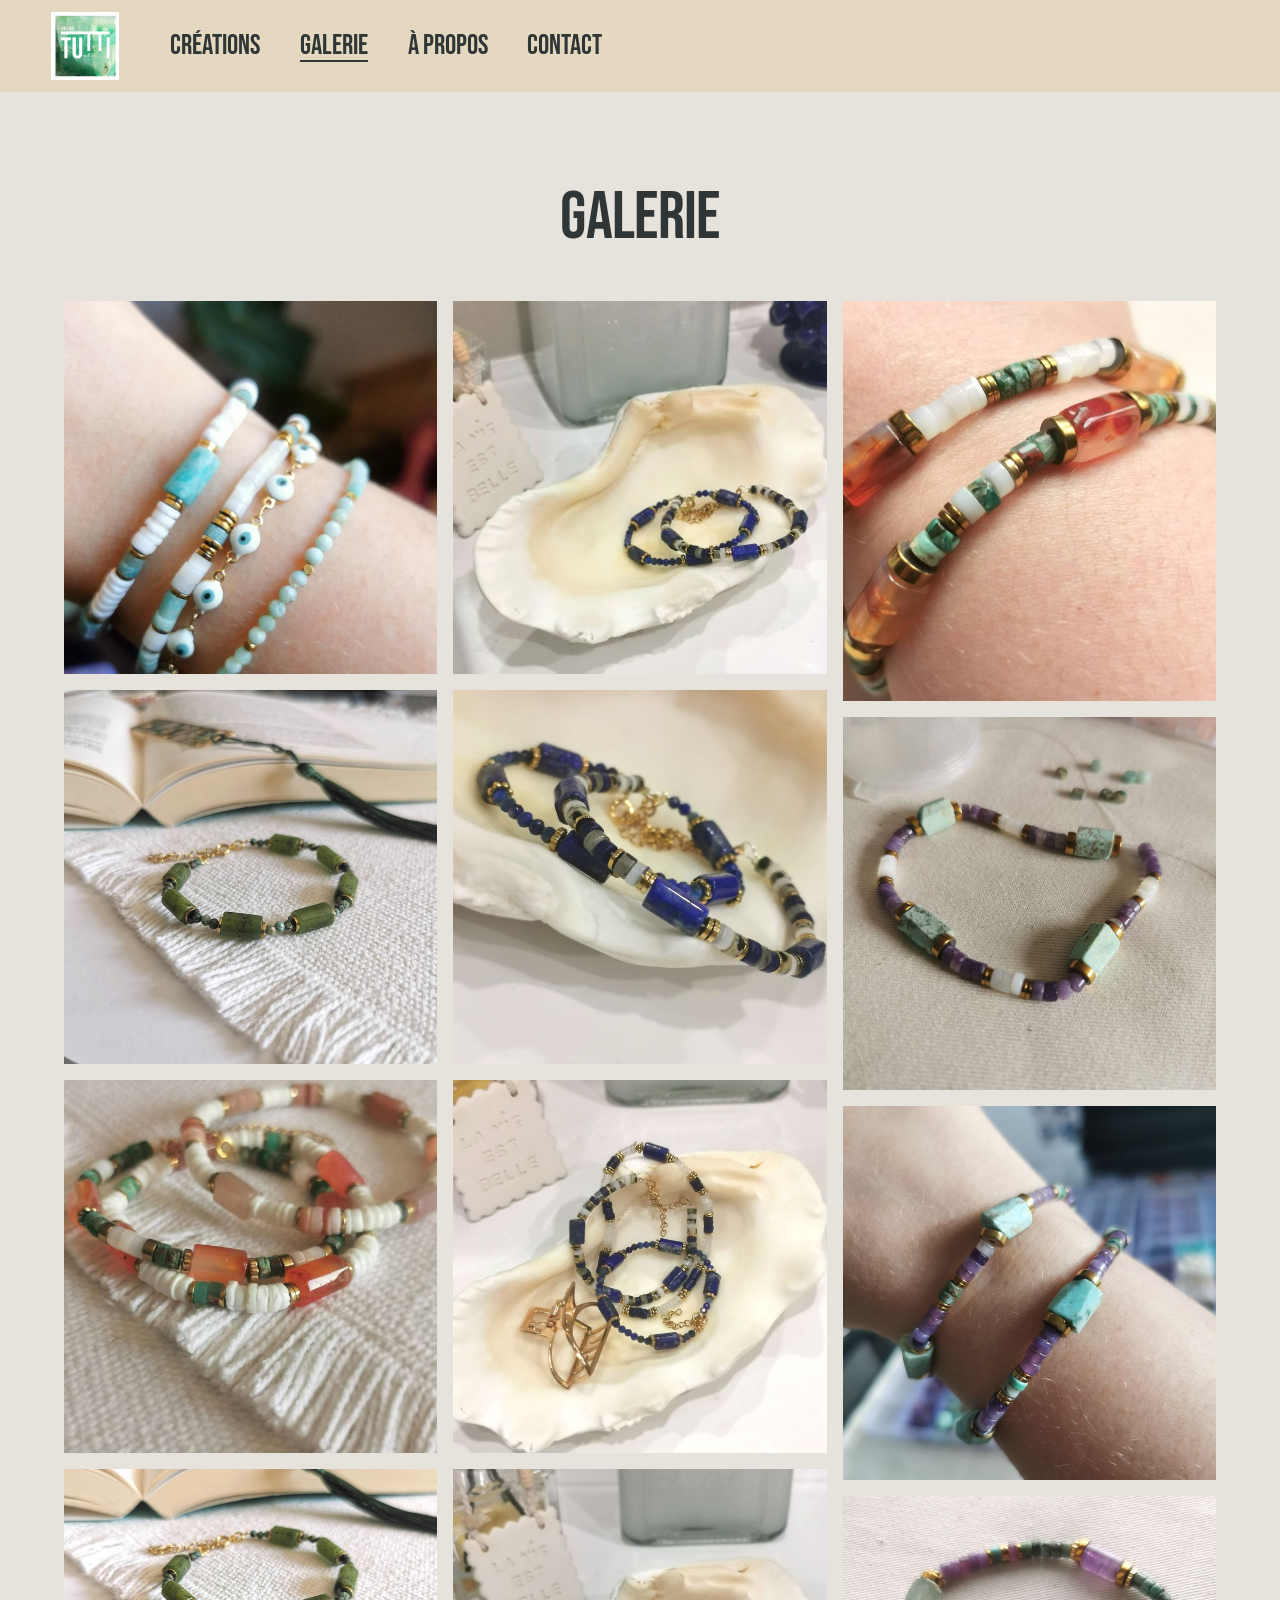
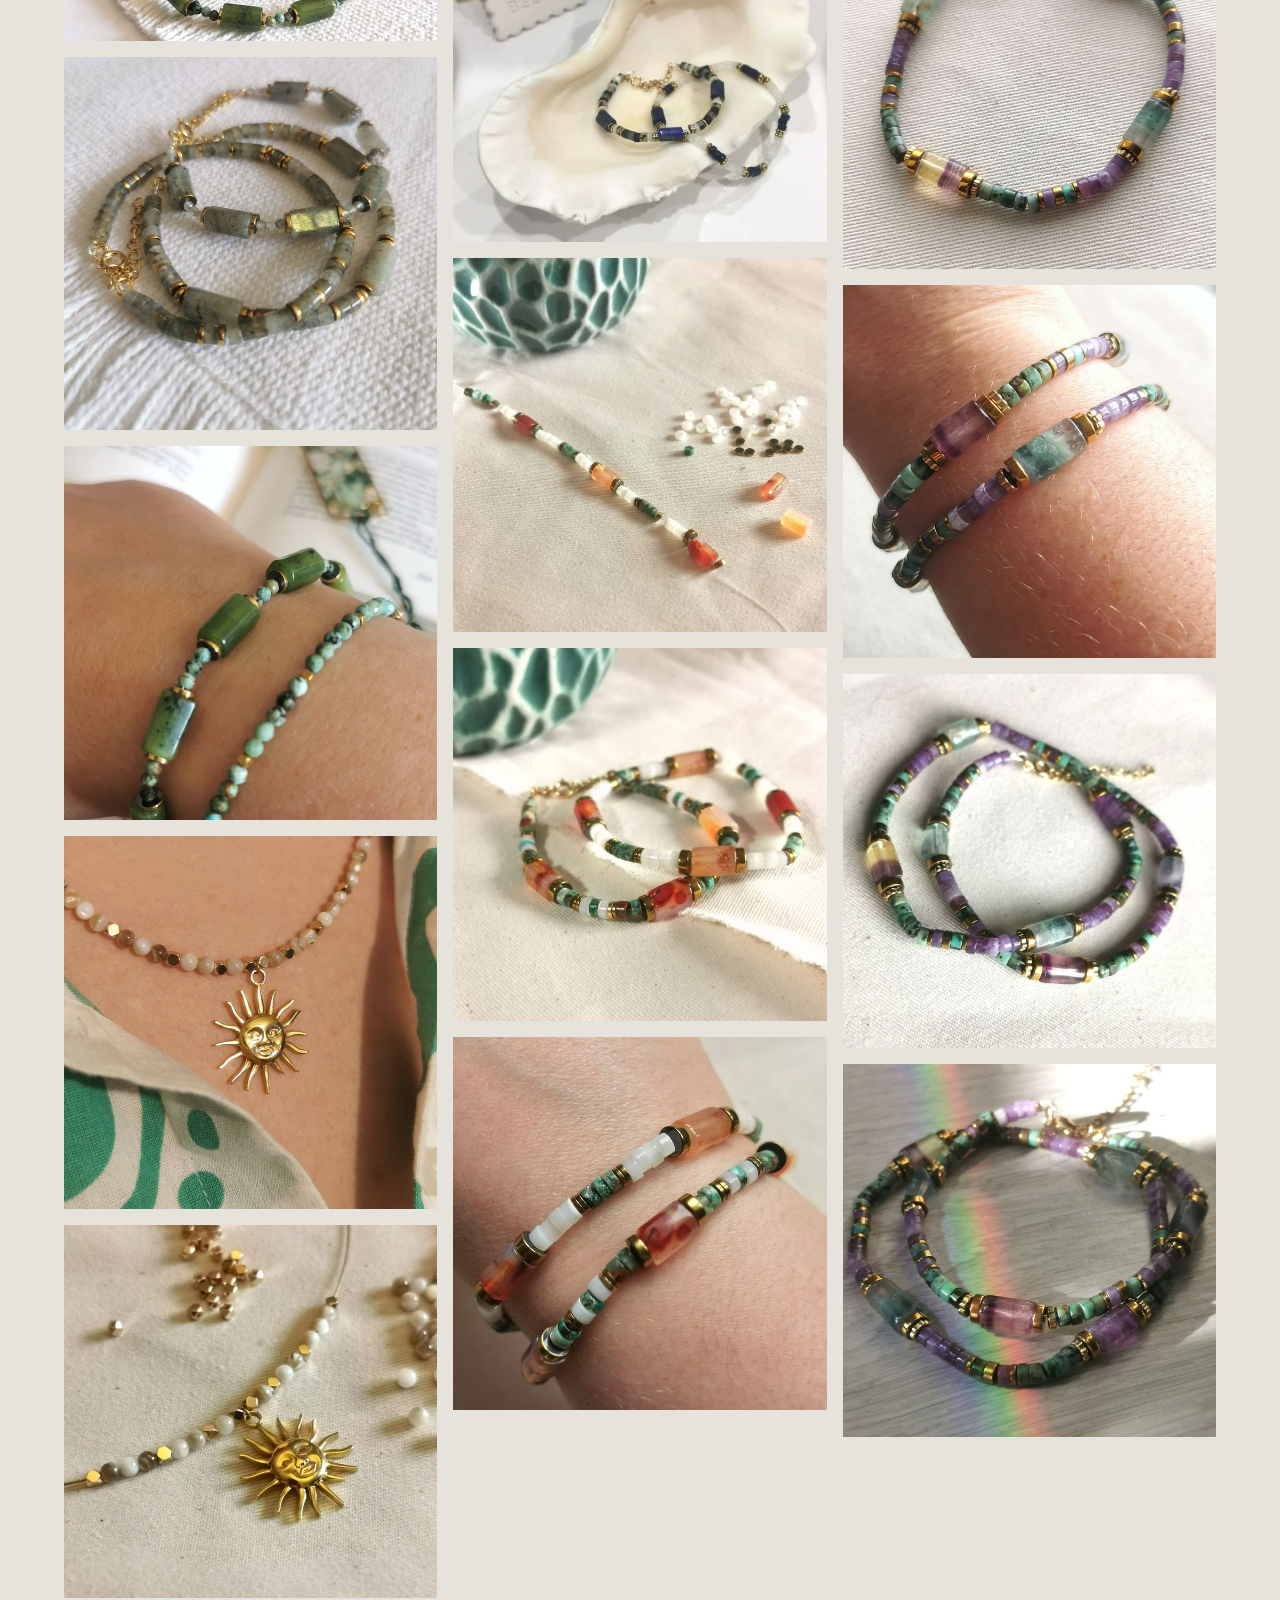
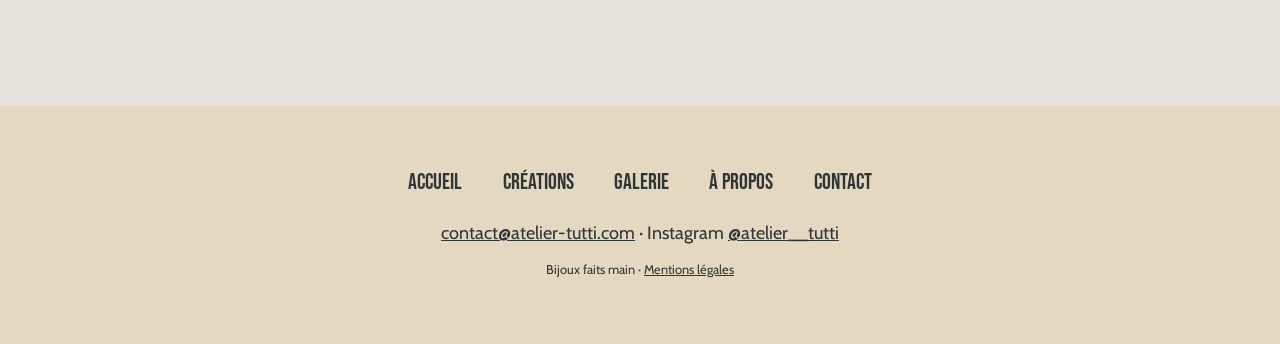
<file: galerie.html>
<!doctype html>
<html lang="fr"><head><meta charset="utf-8"><meta name="viewport" content="width=device-width,initial-scale=1">
<title>Galerie · ATELIER TUTTI</title><meta name="description" content="Galerie photo des bijoux faits main d&#x27;Atelier Tutti.">
<link rel="canonical" href="https://www.atelier-tutti.com/galerie.html">
<meta property="og:title" content="Galerie · ATELIER TUTTI"><meta property="og:description" content="Galerie photo des bijoux faits main d&#x27;Atelier Tutti."><meta property="og:image" content="https://www.atelier-tutti.com/img/bracelets-lapis-nacre-2400.jpg">
<link rel="icon" href="img/logo-atelier-tutti-400.jpg"><link rel="stylesheet" href="style.css"></head>
<body><header><div class="barre">
<a class="logo" href="index.html" aria-label="Accueil, Atelier Tutti"><img src="img/logo-atelier-tutti-400.jpg" alt="Atelier Tutti" width="68" height="68"></a>
<nav aria-label="Navigation principale"><ul><li><a href="creations.html">Créations</a></li><li><a href="galerie.html" aria-current=page>Galerie</a></li><li><a href="a-propos.html">À propos</a></li><li><a href="contact.html">Contact</a></li></ul></nav>
<button class="burger" aria-label="Menu" aria-expanded="false">☰</button></div></header>
<main><div class="page"><div class="intro"><h1>Galerie</h1></div><div class="galerie"><a class="zoom" href="img/galerie-01-1600.jpg" data-titre="Atelier Tutti"><img loading=lazy src="img/galerie-01-700.jpg" width="700" height="700" alt="Création Atelier Tutti, photo 1"></a><a class="zoom" href="img/galerie-02-1600.jpg" data-titre="Atelier Tutti"><img loading=lazy src="img/galerie-02-700.jpg" width="700" height="700" alt="Création Atelier Tutti, photo 2"></a><a class="zoom" href="img/galerie-03-1600.jpg" data-titre="Atelier Tutti"><img loading=lazy src="img/galerie-03-700.jpg" width="700" height="700" alt="Création Atelier Tutti, photo 3"></a><a class="zoom" href="img/galerie-04-1600.jpg" data-titre="Atelier Tutti"><img loading=lazy src="img/galerie-04-700.jpg" width="700" height="323" alt="Création Atelier Tutti, photo 4"></a><a class="zoom" href="img/galerie-05-1600.jpg" data-titre="Atelier Tutti"><img loading=lazy src="img/galerie-05-700.jpg" width="700" height="700" alt="Création Atelier Tutti, photo 5"></a><a class="zoom" href="img/galerie-06-1600.jpg" data-titre="Atelier Tutti"><img loading=lazy src="img/galerie-06-700.jpg" width="700" height="700" alt="Création Atelier Tutti, photo 6"></a><a class="zoom" href="img/galerie-07-1600.jpg" data-titre="Atelier Tutti"><img loading=lazy src="img/galerie-07-700.jpg" width="700" height="700" alt="Création Atelier Tutti, photo 7"></a><a class="zoom" href="img/galerie-08-1600.jpg" data-titre="Atelier Tutti"><img loading=lazy src="img/galerie-08-700.jpg" width="700" height="700" alt="Création Atelier Tutti, photo 8"></a><a class="zoom" href="img/galerie-09-1600.jpg" data-titre="Atelier Tutti"><img loading=lazy src="img/galerie-09-700.jpg" width="700" height="700" alt="Création Atelier Tutti, photo 9"></a><a class="zoom" href="img/galerie-10-1600.jpg" data-titre="Atelier Tutti"><img loading=lazy src="img/galerie-10-700.jpg" width="700" height="700" alt="Création Atelier Tutti, photo 10"></a><a class="zoom" href="img/galerie-11-1600.jpg" data-titre="Atelier Tutti"><img loading=lazy src="img/galerie-11-700.jpg" width="700" height="700" alt="Création Atelier Tutti, photo 11"></a><a class="zoom" href="img/galerie-12-1600.jpg" data-titre="Atelier Tutti"><img loading=lazy src="img/galerie-12-700.jpg" width="700" height="700" alt="Création Atelier Tutti, photo 12"></a><a class="zoom" href="img/galerie-13-1600.jpg" data-titre="Atelier Tutti"><img loading=lazy src="img/galerie-13-700.jpg" width="700" height="700" alt="Création Atelier Tutti, photo 13"></a><a class="zoom" href="img/galerie-14-1600.jpg" data-titre="Atelier Tutti"><img loading=lazy src="img/galerie-14-700.jpg" width="700" height="700" alt="Création Atelier Tutti, photo 14"></a><a class="zoom" href="img/galerie-15-1600.jpg" data-titre="Atelier Tutti"><img loading=lazy src="img/galerie-15-700.jpg" width="700" height="700" alt="Création Atelier Tutti, photo 15"></a><a class="zoom" href="img/galerie-16-1600.jpg" data-titre="Atelier Tutti"><img loading=lazy src="img/galerie-16-700.jpg" width="653" height="700" alt="Création Atelier Tutti, photo 16"></a><a class="zoom" href="img/galerie-17-1600.jpg" data-titre="Atelier Tutti"><img loading=lazy src="img/galerie-17-700.jpg" width="700" height="700" alt="Création Atelier Tutti, photo 17"></a><a class="zoom" href="img/galerie-18-1600.jpg" data-titre="Atelier Tutti"><img loading=lazy src="img/galerie-18-700.jpg" width="700" height="700" alt="Création Atelier Tutti, photo 18"></a><a class="zoom" href="img/galerie-19-1600.jpg" data-titre="Atelier Tutti"><img loading=lazy src="img/galerie-19-700.jpg" width="700" height="700" alt="Création Atelier Tutti, photo 19"></a><a class="zoom" href="img/galerie-20-1600.jpg" data-titre="Atelier Tutti"><img loading=lazy src="img/galerie-20-700.jpg" width="700" height="700" alt="Création Atelier Tutti, photo 20"></a><a class="zoom" href="img/galerie-21-1600.jpg" data-titre="Atelier Tutti"><img loading=lazy src="img/galerie-21-700.jpg" width="700" height="700" alt="Création Atelier Tutti, photo 21"></a><a class="zoom" href="img/galerie-22-1600.jpg" data-titre="Atelier Tutti"><img loading=lazy src="img/galerie-22-700.jpg" width="700" height="700" alt="Création Atelier Tutti, photo 22"></a></div></div></main>
<footer><nav><a href="index.html">Accueil</a><a href="creations.html">Créations</a><a href="galerie.html">Galerie</a><a href="a-propos.html">À propos</a><a href="contact.html">Contact</a></nav>
<div><a href="mailto:contact@atelier-tutti.com">contact@atelier-tutti.com</a> · Instagram <a href="https://www.instagram.com/atelier__tutti" rel="noopener">@atelier__tutti</a></div>
<div class="petit">Bijoux faits main · <a href="mentions-legales.html">Mentions légales</a></div></footer>
<script>document.querySelector('.burger').onclick=function(){var n=document.querySelector('header nav');var o=n.classList.toggle('ouvert');this.setAttribute('aria-expanded',o);};</script><div class="lb" id="lb" hidden><button class="lb-x" aria-label="Fermer">×</button><button class="lb-p" aria-label="Précédent">‹</button><figure><img alt=""><figcaption></figcaption></figure><button class="lb-n" aria-label="Suivant">›</button></div>
<script>
(function(){var lb=document.getElementById('lb'),im=lb.querySelector('img'),cap=lb.querySelector('figcaption'),list=[],i=0;
function show(){var a=list[i];im.src=a.getAttribute('href');im.alt=a.dataset.titre||'';cap.innerHTML=a.dataset.legende||'';}
document.addEventListener('click',function(e){var a=e.target.closest('a.zoom');if(!a)return;e.preventDefault();
list=[].slice.call(document.querySelectorAll('a.zoom')).filter(function(x){return x.offsetParent!==null||x===a;});i=list.indexOf(a);show();lb.hidden=false;document.body.style.overflow='hidden';});
function close(){lb.hidden=true;document.body.style.overflow='';im.src='';}
lb.querySelector('.lb-x').onclick=close;lb.onclick=function(e){if(e.target===lb)close();};
lb.querySelector('.lb-p').onclick=function(){i=(i-1+list.length)%list.length;show();};
lb.querySelector('.lb-n').onclick=function(){i=(i+1)%list.length;show();};
document.addEventListener('keydown',function(e){if(lb.hidden)return;if(e.key==='Escape')close();if(e.key==='ArrowLeft')lb.querySelector('.lb-p').click();if(e.key==='ArrowRight')lb.querySelector('.lb-n').click();});
})();
</script></body></html>
</file>
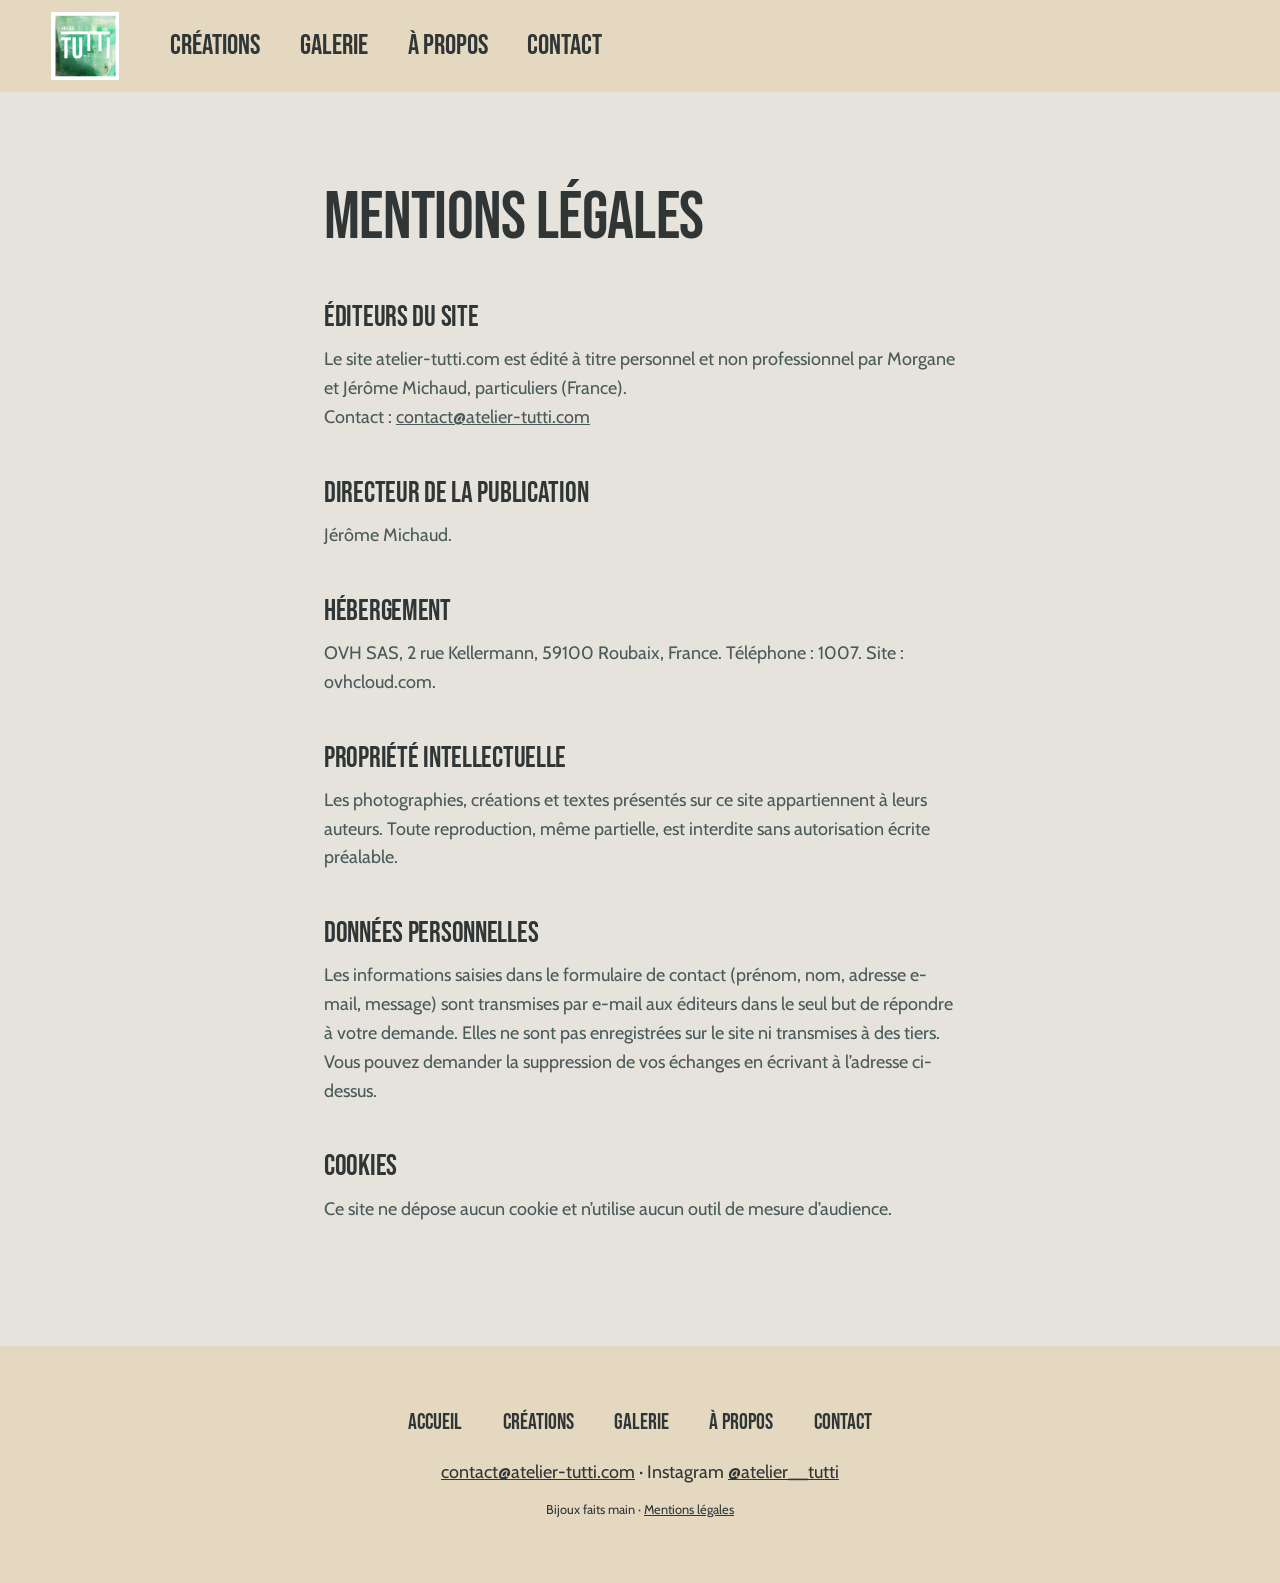
<file: mentions-legales.html>
<!doctype html>
<html lang="fr"><head><meta charset="utf-8"><meta name="viewport" content="width=device-width,initial-scale=1">
<title>Mentions légales · ATELIER TUTTI</title><meta name="description" content="Mentions légales du site atelier-tutti.com.">
<link rel="canonical" href="https://www.atelier-tutti.com/mentions-legales.html">
<meta property="og:title" content="Mentions légales · ATELIER TUTTI"><meta property="og:description" content="Mentions légales du site atelier-tutti.com."><meta property="og:image" content="https://www.atelier-tutti.com/img/bracelets-lapis-nacre-2400.jpg">
<link rel="icon" href="img/logo-atelier-tutti-400.jpg"><link rel="stylesheet" href="style.css"></head>
<body><header><div class="barre">
<a class="logo" href="index.html" aria-label="Accueil, Atelier Tutti"><img src="img/logo-atelier-tutti-400.jpg" alt="Atelier Tutti" width="68" height="68"></a>
<nav aria-label="Navigation principale"><ul><li><a href="creations.html">Créations</a></li><li><a href="galerie.html">Galerie</a></li><li><a href="a-propos.html">À propos</a></li><li><a href="contact.html">Contact</a></li></ul></nav>
<button class="burger" aria-label="Menu" aria-expanded="false">☰</button></div></header>
<main>
<div class="page legal"><h1>Mentions légales</h1>
<h2>Éditeurs du site</h2><p>Le site atelier-tutti.com est édité à titre personnel et non professionnel par Morgane et Jérôme Michaud, particuliers (France).<br>Contact : <a href="mailto:contact@atelier-tutti.com">contact@atelier-tutti.com</a></p>
<h2>Directeur de la publication</h2><p>Jérôme Michaud.</p>
<h2>Hébergement</h2><p>OVH SAS, 2 rue Kellermann, 59100 Roubaix, France. Téléphone : 1007. Site : ovhcloud.com.</p>
<h2>Propriété intellectuelle</h2><p>Les photographies, créations et textes présentés sur ce site appartiennent à leurs auteurs. Toute reproduction, même partielle, est interdite sans autorisation écrite préalable.</p>
<h2>Données personnelles</h2><p>Les informations saisies dans le formulaire de contact (prénom, nom, adresse e-mail, message) sont transmises par e-mail aux éditeurs dans le seul but de répondre à votre demande. Elles ne sont pas enregistrées sur le site ni transmises à des tiers. Vous pouvez demander la suppression de vos échanges en écrivant à l’adresse ci-dessus.</p>
<h2>Cookies</h2><p>Ce site ne dépose aucun cookie et n’utilise aucun outil de mesure d’audience.</p></div></main>
<footer><nav><a href="index.html">Accueil</a><a href="creations.html">Créations</a><a href="galerie.html">Galerie</a><a href="a-propos.html">À propos</a><a href="contact.html">Contact</a></nav>
<div><a href="mailto:contact@atelier-tutti.com">contact@atelier-tutti.com</a> · Instagram <a href="https://www.instagram.com/atelier__tutti" rel="noopener">@atelier__tutti</a></div>
<div class="petit">Bijoux faits main · <a href="mentions-legales.html">Mentions légales</a></div></footer>
<script>document.querySelector('.burger').onclick=function(){var n=document.querySelector('header nav');var o=n.classList.toggle('ouvert');this.setAttribute('aria-expanded',o);};</script></body></html>
</file>
<file: style.css>
@font-face{font-family:"Bebas Neue";font-display:swap;src:url(fonts/bebas-neue-latin-400-normal.woff2) format("woff2")}
@font-face{font-family:Cabin;font-weight:400;font-display:swap;src:url(fonts/cabin-latin-400-normal.woff2) format("woff2")}
@font-face{font-family:Cabin;font-weight:700;font-display:swap;src:url(fonts/cabin-latin-700-normal.woff2) format("woff2")}
:root{--sombre:#303636;--beige:#e4d8c0;--clair:#e5e3dc;--txt:#495a58;--titre:"Bebas Neue",Impact,sans-serif;--corps:Cabin,system-ui,sans-serif}
*{box-sizing:border-box;margin:0;padding:0}html{scroll-behavior:smooth}
body{background:var(--clair);color:var(--txt);font:400 18px/1.6 var(--corps)}
a{color:inherit}img{display:block;max-width:100%;height:auto}
h1,h2,h3{font-family:var(--titre);font-weight:400;letter-spacing:-.01em;line-height:1.1;color:var(--sombre)}
h1{font-size:clamp(2.6rem,6vw,4.2rem)}h2{font-size:clamp(2rem,4vw,2.8rem);margin-bottom:.5em}h3{font-size:1.5rem}
.btn{display:inline-block;background:var(--beige);color:#000;text-decoration:none;border:0;font:400 1.15rem var(--titre);letter-spacing:.04em;padding:.9em 2.2em;cursor:pointer;transition:filter .2s}
.btn:hover{filter:brightness(.93)}.btn.sombre{background:var(--sombre);color:var(--beige)}
header{background:var(--beige);position:sticky;top:0;z-index:20}
.barre{display:flex;align-items:center;gap:4vw;padding:12px 4vw;min-height:92px}
.logo img{height:68px;width:68px;object-fit:cover}
header nav ul{list-style:none;display:flex;gap:2.2em}
header nav a{font:400 1.75rem var(--titre);text-decoration:none;color:var(--sombre)}
header nav a:hover,header nav a[aria-current]{text-decoration:underline;text-underline-offset:6px}
.burger{display:none;margin-left:auto;background:none;border:0;font-size:2rem;color:var(--sombre);cursor:pointer}
.heros{position:relative;min-height:72vh;display:flex;align-items:center;justify-content:center;text-align:center;color:#fff;overflow:hidden;background:var(--sombre)}
.heros>img{position:absolute;inset:0;width:100%;height:100%;object-fit:cover;opacity:.55}
.heros .contenu{position:relative;padding:8vh 6vw;max-width:820px}.heros h1{color:#fff;margin-bottom:.3em}
.heros p{font-size:clamp(1.05rem,1.8vw,1.5rem);margin-bottom:1.6em}
.section{padding:11vh 6vw}.s-clair{background:var(--clair)}.s-beige{background:var(--beige)}.s-sombre{background:var(--sombre);color:#eee}.s-sombre h2{color:var(--beige)}
.centre{text-align:center}
.cartes{display:grid;grid-template-columns:1fr 1fr;gap:5vw;max-width:1100px;margin:5vh auto 0}
.carte{position:relative;display:block;text-decoration:none}.carte img{aspect-ratio:4/3;object-fit:cover;width:100%}
.carte span{position:absolute;left:-14px;bottom:28px;background:var(--beige);color:#000;font:400 1.2rem var(--titre);padding:.8em 1.6em}
.duo{display:grid;grid-template-columns:1fr 1fr;gap:6vw;align-items:center;max-width:1200px;margin:0 auto}
.duo.inverse .visuel{order:2}.duo p{margin-bottom:1em}.duo .visuel img{width:100%;max-height:640px;object-fit:cover}
.temoins{display:grid;grid-template-columns:repeat(3,1fr);gap:4vw;max-width:1100px;margin:5vh auto 0}
.temoins blockquote{font-size:1.1rem}.temoins cite{display:block;margin-top:1em;font:400 1.3rem var(--titre);color:var(--beige);font-style:normal}
.page{padding:10vh 5vw 12vh;max-width:1280px;margin:0 auto}.page>.intro{text-align:center;max-width:760px;margin:0 auto 5vh}
.filtres{display:flex;flex-wrap:wrap;gap:10px;justify-content:center;margin-bottom:5vh}
.filtres button{font:400 1.15rem var(--titre);letter-spacing:.03em;background:transparent;border:1px solid var(--sombre);color:var(--sombre);padding:.5em 1.3em;cursor:pointer}
.filtres button[aria-pressed=true]{background:var(--sombre);color:var(--beige)}
.grille{display:grid;grid-template-columns:repeat(auto-fill,minmax(250px,1fr));gap:40px 28px}
.piece a{display:block}.piece img{aspect-ratio:1;object-fit:cover;width:100%;background:#ddd;transition:opacity .2s}.piece a:hover img{opacity:.88}
.piece h3{margin-top:.6em}.piece p{font-size:.92rem}
.galerie{columns:3 280px;column-gap:16px}.galerie a{display:block;margin-bottom:16px;break-inside:avoid}
.cta{margin-top:9vh;text-align:center}.cta p{margin-bottom:1.2em}
.portrait{display:grid;grid-template-columns:1fr 1.4fr;gap:6vw;align-items:start;padding:7vh 0;border-top:1px solid #cfcabc}
.portrait:nth-of-type(even) .visuel{order:2}.portrait p{margin-bottom:1em}.portrait .visuel img{width:100%;max-height:720px;object-fit:cover}
.formulaire{max-width:680px;margin:0 auto;display:grid;gap:18px}
.formulaire .ligne{display:grid;grid-template-columns:1fr 1fr;gap:18px}
.formulaire label{display:grid;gap:6px;font-size:.95rem;color:var(--sombre)}.formulaire label span{color:#7a8382;font-size:.8rem}
.formulaire input,.formulaire textarea{font:400 1rem var(--corps);padding:.8em;border:1px solid #b9b4a6;background:#fff}
.formulaire .piege{position:absolute;left:-9999px}.formulaire .rgpd,.formulaire .secours{font-size:.82rem}
.formulaire .btn{justify-self:start;background:var(--sombre);color:var(--beige)}.etat.ok{color:#1d6b2f}.etat.ko{color:#a11}
.coord{text-align:center;margin-bottom:5vh;line-height:2}
.legal{max-width:760px}.legal h2{font-size:1.8rem;margin:1.6em 0 .4em}.legal p{margin-bottom:.8em}
footer{background:var(--beige);text-align:center;padding:7vh 4vw;color:var(--sombre)}
footer nav{display:flex;flex-wrap:wrap;justify-content:center;gap:1.8em;font:400 1.4rem var(--titre);margin-bottom:1em}footer nav a{text-decoration:none}
footer .petit{font-size:.8rem;margin-top:1em}
.lb{position:fixed;inset:0;background:rgba(30,34,34,.94);z-index:50;display:flex;align-items:center;justify-content:center}
.lb[hidden]{display:none}.lb figure{max-width:90vw;text-align:center;color:#eee}.lb img{max-height:80vh;max-width:90vw;margin:0 auto}
.lb figcaption{margin-top:.8em;font-size:.95rem;max-width:720px}.lb figcaption b{display:block;font:400 1.6rem var(--titre);color:var(--beige)}
.lb button{position:absolute;background:none;border:0;color:#fff;font-size:2.6rem;cursor:pointer;padding:10px 18px}.lb-x{top:10px;right:14px}.lb-p{left:10px}.lb-n{right:10px}
@media (max-width:820px){.burger{display:block}header nav{display:none;position:absolute;top:100%;left:0;right:0;background:var(--beige);padding:10px 6vw 20px}
header nav.ouvert{display:block}header nav ul{flex-direction:column;gap:.3em}
.cartes,.duo,.temoins,.portrait{grid-template-columns:1fr}.duo.inverse .visuel,.portrait:nth-of-type(even) .visuel{order:0}
.formulaire .ligne{grid-template-columns:1fr}.section{padding:8vh 16px}.page{padding:8vh 16px}.carte span{left:0}}
</file>
